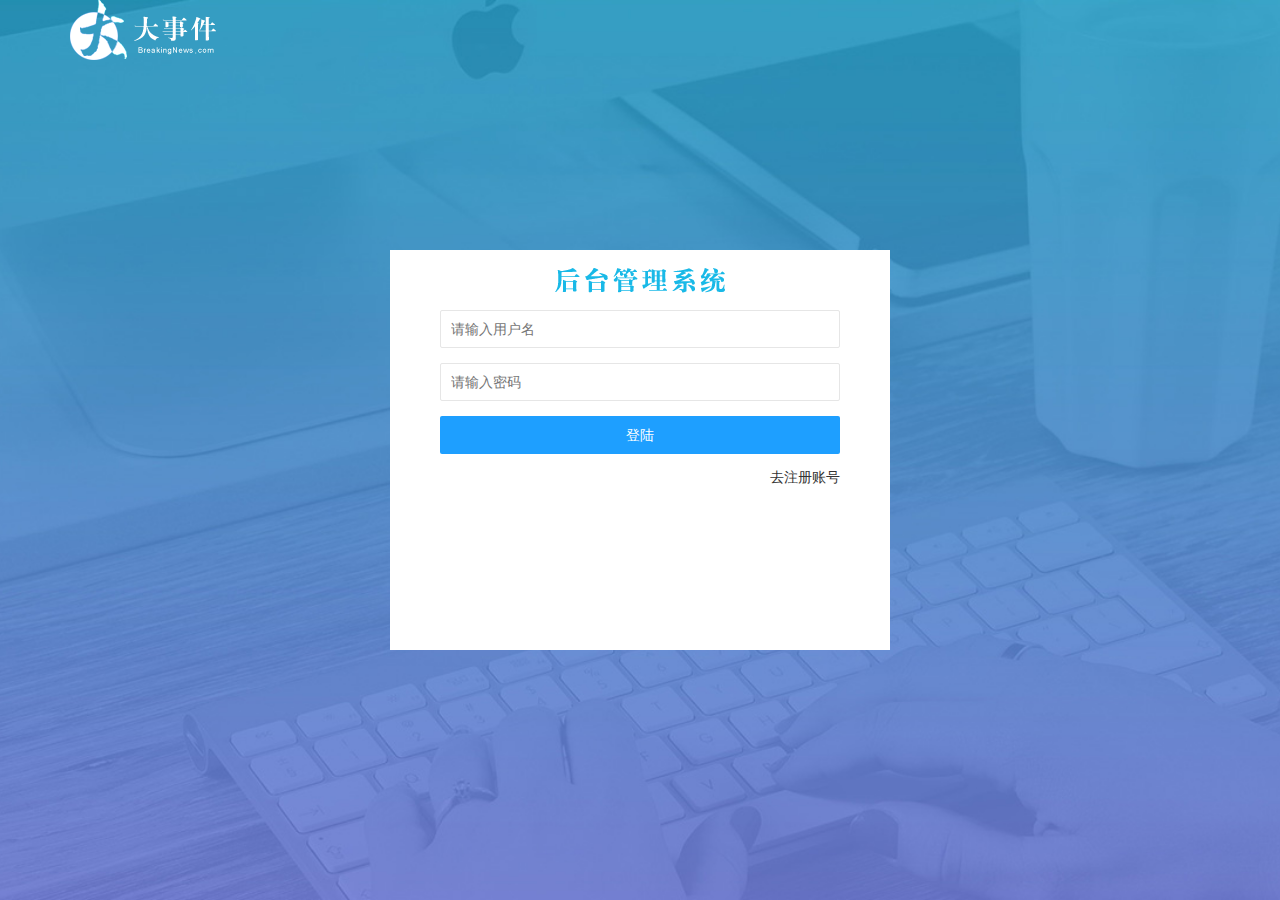
<file: login.html>
<!DOCTYPE html>
<html lang="en">

<head>
    <meta charset="UTF-8">
    <meta name="viewport" content="width=device-width, initial-scale=1.0">
    <title>大事件管理-登陆首页</title>
    <!-- 引入layui的css样式 -->
    <link rel="stylesheet" href="assets/lib/layui/css/layui.css">
    <!-- 引入自己的css -->
    <link rel="stylesheet" href="assets/css/login.css">
    <!-- 引入jquery -->
    <script src="assets/lib/jquery.js"></script>
    <!-- 引入layui -->
    <script src="assets/lib/layui/layui.all.js"></script>
    <!-- 引入自己的js -->
    <script src="assets/js/login.js"></script>
    <!-- 引用baseAPI -->
    <script src="assets/js/baseAPI.js"></script>
</head>

<body class="layui-main">
    <div class="logo">
        <img src="/assets/images/logo.png" alt="">
    </div>
    <!-- 登陆框 -->
    <div class="login">
        <div class="login_title"></div>
        <!-- 登陆表单 -->
        <form class="layui-form" action="" id="form_login">
            <div class="layui-form-item">
                <input type="text" name="username" required lay-verify="required" placeholder="请输入用户名"
                    autocomplete="off" class="layui-input">
            </div>
            <div class="layui-form-item">
                <input type="password" name="pwd" required lay-verify="required|pwd" placeholder="请输入密码"
                    autocomplete="off" class="layui-input">
            </div>
            <div class="layui-form-item">
                <button class="layui-btn layui-btn-fluid layui-btn-normal" lay-submit lay-filter="formDemo">登陆</button>
            </div>
            <div class="toReg"><a href="javascript:;">去注册账号</a></div>
        </form>
        <!-- 注册表单 -->
        <form class="layui-form" action="" id="form_reg">
            <div class="layui-form-item">
                <input type="text" name="username" required lay-verify="required" placeholder="请输入用户名"
                    autocomplete="off" class="layui-input">
            </div>
            <div class="layui-form-item">
                <input type="password" name="pwd" required lay-verify="required|pwd" placeholder="请输入密码"
                    autocomplete="off" class="layui-input">
            </div>
            <div class="layui-form-item">
                <input type="password" name="repwd" required lay-verify="required|pwd|repwd" placeholder="请再次输入密码"
                    autocomplete="off" class="layui-input">
            </div>
            <div class="layui-form-item">
                <button class="layui-btn layui-btn-fluid layui-btn-normal" lay-submit lay-filter="formDemo"
                    id="reg">注册</button>
            </div>
            <div class="toReg toLogin"><a href="javascript:;">去登陆</a></div>
        </form>
    </div>

</body>

</html>
</file>
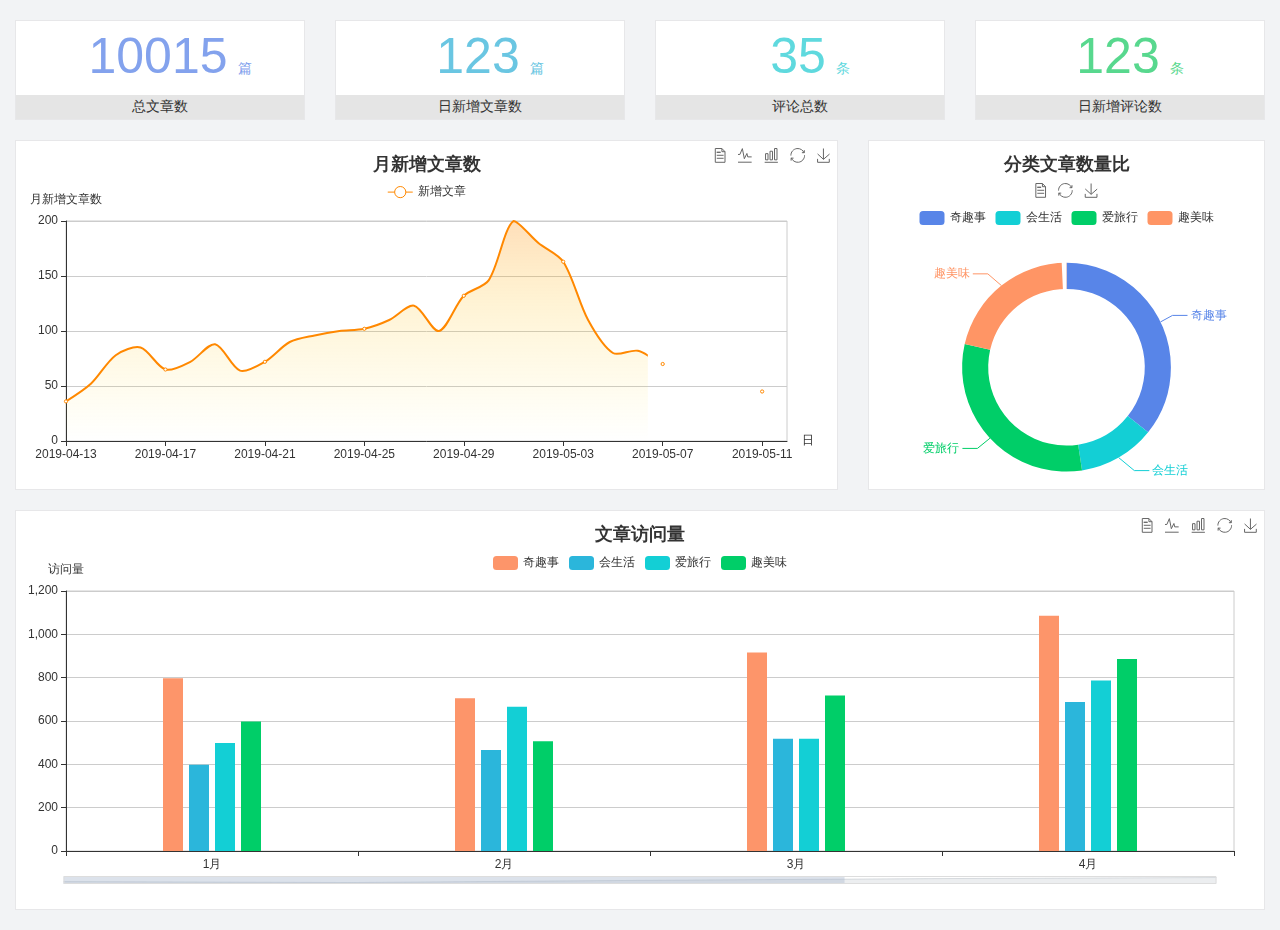
<file: home/dashboard.html>
<!DOCTYPE html>
<html lang="en">

<head>
  <meta charset="UTF-8">
  <meta name="viewport" content="width=device-width, initial-scale=1.0">
  <meta http-equiv="X-UA-Compatible" content="ie=edge">
  <title>图表统计</title>
  <link rel="stylesheet" href="../../assets/lib/bootstrap.css" />
  <link rel="stylesheet" href="../../assets/lib/main.css" />
  <script src="../../assets/lib/jquery.js"></script>
  <script type="text/javascript" src="../../assets/lib/echarts.min.js"></script>
</head>

<body>
  <div class="container-fluid">
    <div class="row spannel_list">
      <div class="col-sm-3 col-xs-6">
        <div class="spannel">
          <em>10015</em><span>篇</span>
          <b>总文章数</b>
        </div>
      </div>
      <div class="col-sm-3 col-xs-6">
        <div class="spannel scolor01">
          <em>123</em><span>篇</span>
          <b>日新增文章数</b>
        </div>
      </div>
      <div class="col-sm-3 col-xs-6">
        <div class="spannel scolor02">
          <em>35</em><span>条</span>
          <b>评论总数</b>
        </div>
      </div>
      <div class="col-sm-3 col-xs-6">
        <div class="spannel scolor03">
          <em>123</em><span>条</span>
          <b>日新增评论数</b>
        </div>
      </div>
    </div>
  </div>

  <div class="container-fluid">
    <div class="row curve-pie">
      <div class="col-lg-8 col-md-8">
        <div class="gragh_pannel" id="curve_show"></div>
      </div>
      <div class="col-lg-4 col-md-4">
        <div class="gragh_pannel" id="pie_show"></div>
      </div>
    </div>
  </div>

  <div class="container-fluid">
    <div class="column_pannel" id="column_show"></div>
  </div>

  <script>
    var oChart = echarts.init(document.getElementById('curve_show'));
    var aList_all = [
      { 'count': 36, 'date': '2019-04-13' },
      { 'count': 52, 'date': '2019-04-14' },
      { 'count': 78, 'date': '2019-04-15' },
      { 'count': 85, 'date': '2019-04-16' },
      { 'count': 65, 'date': '2019-04-17' },
      { 'count': 72, 'date': '2019-04-18' },
      { 'count': 88, 'date': '2019-04-19' },
      { 'count': 64, 'date': '2019-04-20' },
      { 'count': 72, 'date': '2019-04-21' },
      { 'count': 90, 'date': '2019-04-22' },
      { 'count': 96, 'date': '2019-04-23' },
      { 'count': 100, 'date': '2019-04-24' },
      { 'count': 102, 'date': '2019-04-25' },
      { 'count': 110, 'date': '2019-04-26' },
      { 'count': 123, 'date': '2019-04-27' },
      { 'count': 100, 'date': '2019-04-28' },
      { 'count': 132, 'date': '2019-04-29' },
      { 'count': 146, 'date': '2019-04-30' },
      { 'count': 200, 'date': '2019-05-01' },
      { 'count': 180, 'date': '2019-05-02' },
      { 'count': 163, 'date': '2019-05-03' },
      { 'count': 110, 'date': '2019-05-04' },
      { 'count': 80, 'date': '2019-05-05' },
      { 'count': 82, 'date': '2019-05-06' },
      { 'count': 70, 'date': '2019-05-07' },
      { 'count': 65, 'date': '2019-05-08' },
      { 'count': 54, 'date': '2019-05-09' },
      { 'count': 40, 'date': '2019-05-10' },
      { 'count': 45, 'date': '2019-05-11' },
      { 'count': 38, 'date': '2019-05-12' },
    ];

    let aCount = [];
    let aDate = [];

    for (var i = 0; i < aList_all.length; i++) {
      aCount.push(aList_all[i].count);
      aDate.push(aList_all[i].date);
    }

    var chartopt = {
      title: {
        text: '月新增文章数',
        left: 'center',
        top: '10'
      },
      tooltip: {
        trigger: 'axis'
      },
      legend: {
        data: ['新增文章'],
        top: '40'
      },
      toolbox: {
        show: true,
        feature: {
          mark: { show: true },
          dataView: { show: true, readOnly: false },
          magicType: { show: true, type: ['line', 'bar'] },
          restore: { show: true },
          saveAsImage: { show: true }
        }
      },
      calculable: true,
      xAxis: [
        {
          name: '日',
          type: 'category',
          boundaryGap: false,
          data: aDate
        }
      ],
      yAxis: [
        {
          name: '月新增文章数',
          type: 'value'
        }
      ],
      series: [
        {
          name: '新增文章',
          type: 'line',
          smooth: true,
          itemStyle: { normal: { areaStyle: { type: 'default' }, color: '#f80' }, lineStyle: { color: '#f80' } },
          data: aCount
        }],
      areaStyle: {
        normal: {
          color: new echarts.graphic.LinearGradient(0, 0, 0, 1, [{
            offset: 0,
            color: 'rgba(255,136,0,0.39)'
          }, {
            offset: .34,
            color: 'rgba(255,180,0,0.25)'
          }, {
            offset: 1,
            color: 'rgba(255,222,0,0.00)'
          }])

        }
      },
      grid: {
        show: true,
        x: 50,
        x2: 50,
        y: 80,
        height: 220
      }
    };

    oChart.setOption(chartopt);


    var oPie = echarts.init(document.getElementById('pie_show'));
    var oPieopt =
    {
      title: {
        top: 10,
        text: '分类文章数量比',
        x: 'center'
      },
      tooltip: {
        trigger: 'item',
        formatter: "{a} <br/>{b} : {c} ({d}%)"
      },
      color: ['#5885e8', '#13cfd5', '#00ce68', '#ff9565'],
      legend: {
        x: 'center',
        top: 65,
        data: ['奇趣事', '会生活', '爱旅行', '趣美味']
      },
      toolbox: {
        show: true,
        x: 'center',
        top: 35,
        feature: {
          mark: { show: true },
          dataView: { show: true, readOnly: false },
          magicType: {
            show: true,
            type: ['pie', 'funnel'],
            option: {
              funnel: {
                x: '25%',
                width: '50%',
                funnelAlign: 'left',
                max: 1548
              }
            }
          },
          restore: { show: true },
          saveAsImage: { show: true }
        }
      },
      calculable: true,
      series: [
        {
          name: '访问来源',
          type: 'pie',
          radius: ['45%', '60%'],
          center: ['50%', '65%'],
          data: [
            { value: 300, name: '奇趣事' },
            { value: 100, name: '会生活' },
            { value: 260, name: '爱旅行' },
            { value: 180, name: '趣美味' }
          ]
        }
      ]
    };
    oPie.setOption(oPieopt);



    var oColumn = this.echarts.init(document.getElementById('column_show'));
    var oColumnopt =
    {
      title: {
        text: '文章访问量',
        left: 'center',
        top: '10'
      },
      tooltip: {
        trigger: 'axis'
      },
      legend: {
        data: ['奇趣事', '会生活', '爱旅行', '趣美味'],
        top: '40'
      },
      toolbox: {
        show: true,
        feature: {
          mark: { show: true },
          dataView: { show: true, readOnly: false },
          magicType: { show: true, type: ['line', 'bar'] },
          restore: { show: true },
          saveAsImage: { show: true }
        }
      },
      calculable: true,
      xAxis: [
        {
          type: 'category',
          data: ['1月', '2月', '3月', '4月', '5月']
        }
      ],
      yAxis: [
        {
          name: '访问量',
          type: 'value'
        }
      ],
      series: [
        {
          name: '奇趣事',
          type: 'bar',
          barWidth: 20,
          itemStyle: {
            normal: { areaStyle: { type: 'default' }, color: '#fd956a' }
          },
          data: [800, 708, 920, 1090, 1200]
        },
        {
          name: '会生活',
          type: 'bar',
          barWidth: 20,
          itemStyle: {
            normal: { areaStyle: { type: 'default' }, color: '#2bb6db' }
          },
          data: [400, 468, 520, 690, 800]
        },
        {
          name: '爱旅行',
          type: 'bar',
          barWidth: 20,
          itemStyle: {
            normal: { areaStyle: { type: 'default' }, color: '#13cfd5' }
          },
          data: [500, 668, 520, 790, 900]
        },
        {
          name: '趣美味',
          type: 'bar',
          barWidth: 20,
          itemStyle: {
            normal: { areaStyle: { type: 'default' }, color: '#00ce68' }
          },
          data: [600, 508, 720, 890, 1000]
        }
      ],
      grid: {
        show: true,
        x: 50,
        x2: 30,
        y: 80,
        height: 260
      },
      dataZoom: [//给x轴设置滚动条
        {
          start: 0,//默认为0
          end: 100 - 1000 / 31,//默认为100
          type: 'slider',
          show: true,
          xAxisIndex: [0],
          handleSize: 0,//滑动条的 左右2个滑动条的大小
          height: 8,//组件高度
          left: 45, //左边的距离
          right: 50,//右边的距离
          bottom: 26,//右边的距离
          handleColor: '#ddd',//h滑动图标的颜色
          handleStyle: {
            borderColor: "#cacaca",
            borderWidth: "1",
            shadowBlur: 2,
            background: "#ddd",
            shadowColor: "#ddd",
          }
        }]
    };
    oColumn.setOption(oColumnopt);
  </script>
</body>

</html>
</file>
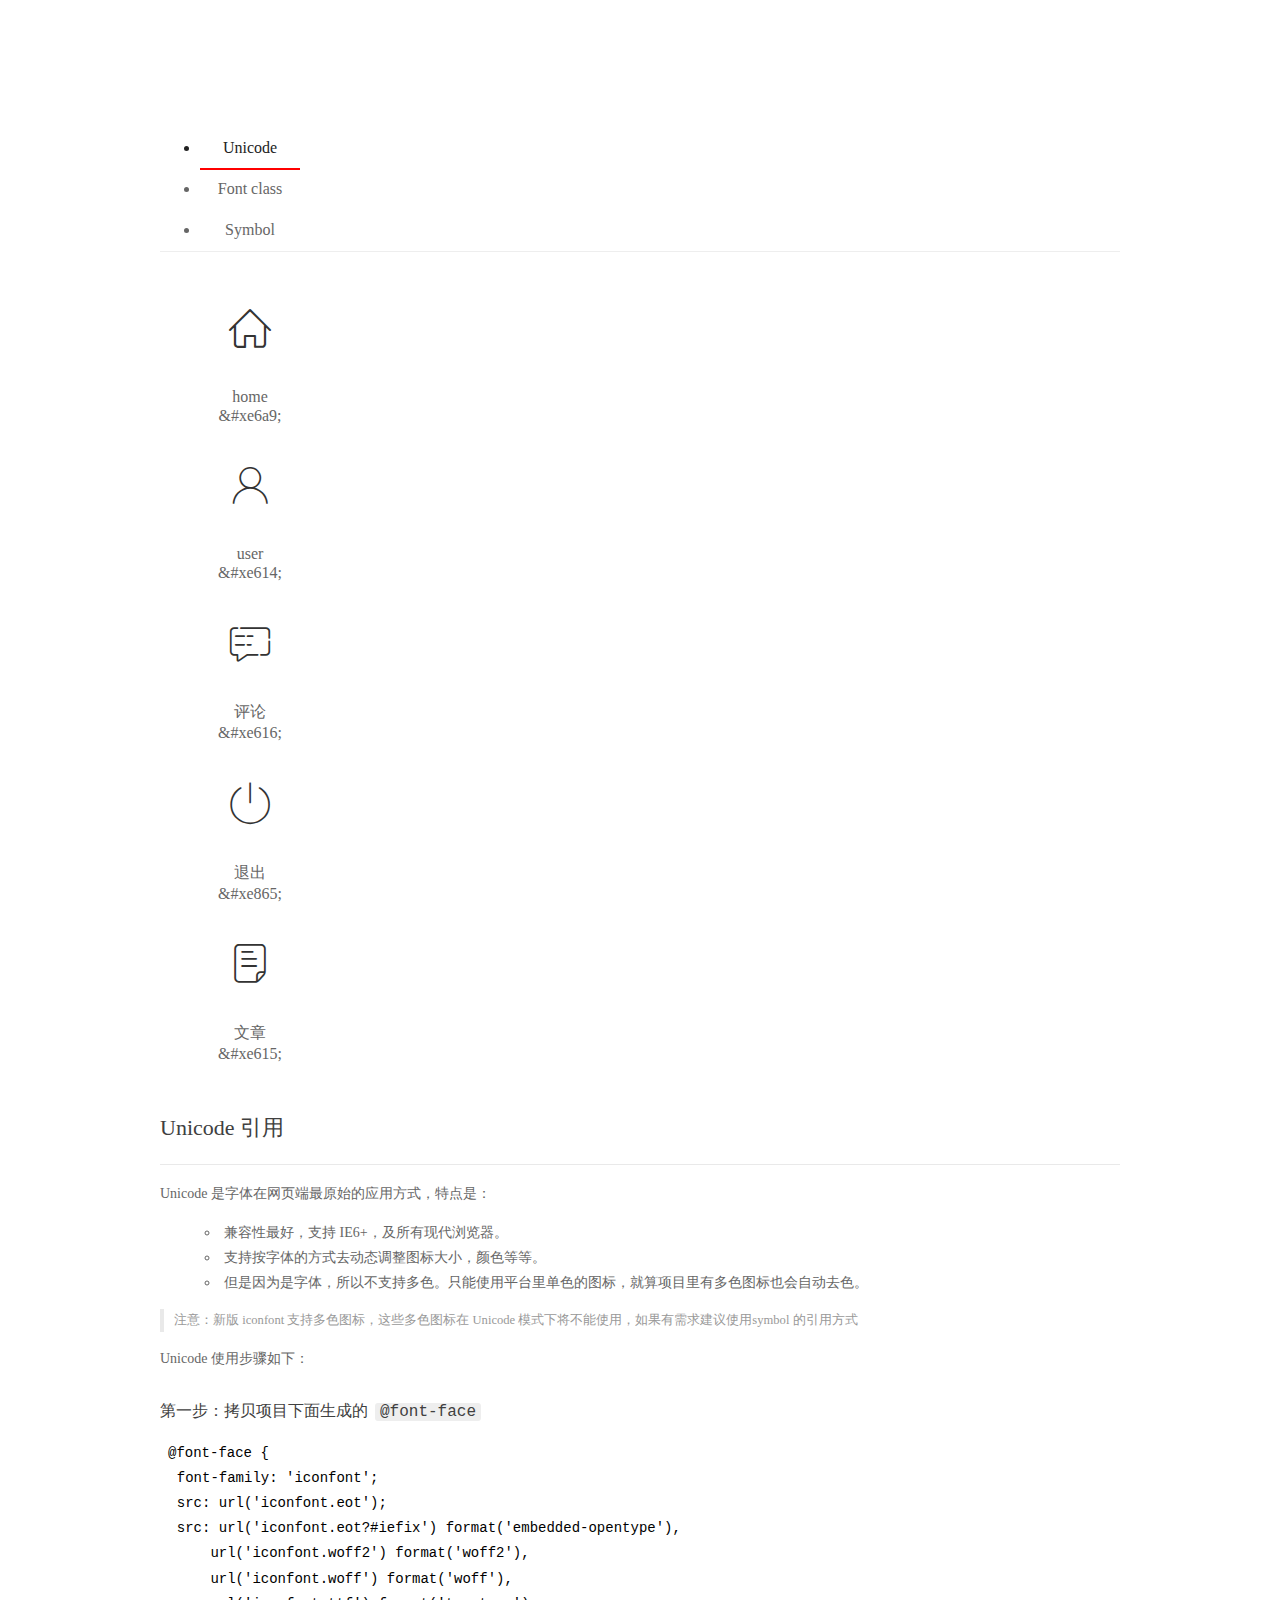
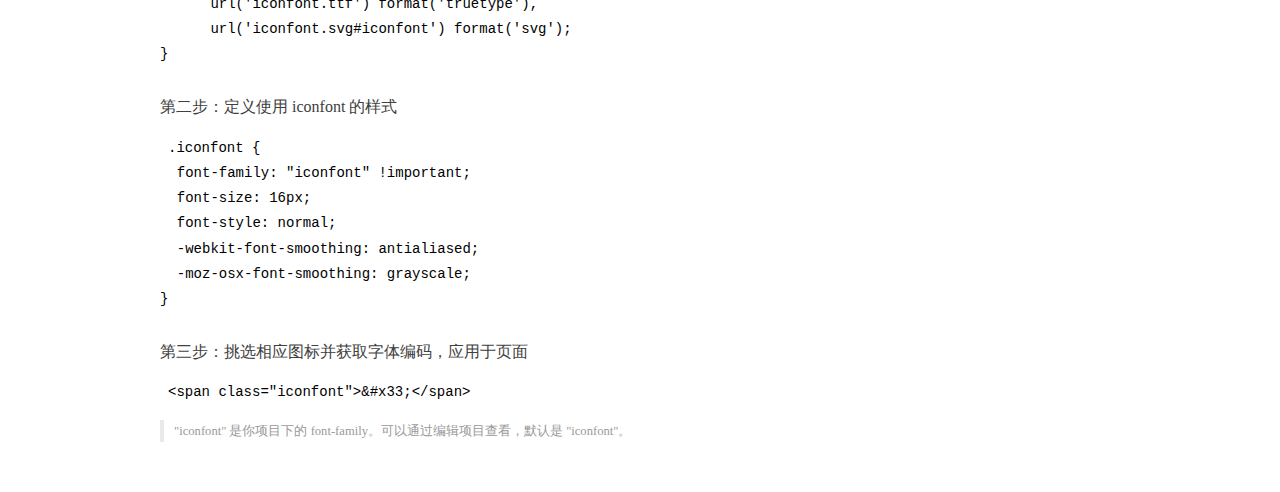
<file: assets/fonts/demo_index.html>
<!DOCTYPE html>
<html>
<head>
  <meta charset="utf-8"/>
  <title>IconFont Demo</title>
  <link rel="shortcut icon" href="https://gtms04.alicdn.com/tps/i4/TB1_oz6GVXXXXaFXpXXJDFnIXXX-64-64.ico" type="image/x-icon"/>
  <link rel="stylesheet" href="https://g.alicdn.com/thx/cube/1.3.2/cube.min.css">
  <link rel="stylesheet" href="demo.css">
  <link rel="stylesheet" href="iconfont.css">
  <script src="iconfont.js"></script>
  <!-- jQuery -->
  <script src="https://a1.alicdn.com/oss/uploads/2018/12/26/7bfddb60-08e8-11e9-9b04-53e73bb6408b.js"></script>
  <!-- 代码高亮 -->
  <script src="https://a1.alicdn.com/oss/uploads/2018/12/26/a3f714d0-08e6-11e9-8a15-ebf944d7534c.js"></script>
</head>
<body>
  <div class="main">
    <h1 class="logo"><a href="https://www.iconfont.cn/" title="iconfont 首页" target="_blank">&#xe86b;</a></h1>
    <div class="nav-tabs">
      <ul id="tabs" class="dib-box">
        <li class="dib active"><span>Unicode</span></li>
        <li class="dib"><span>Font class</span></li>
        <li class="dib"><span>Symbol</span></li>
      </ul>
      
    </div>
    <div class="tab-container">
      <div class="content unicode" style="display: block;">
          <ul class="icon_lists dib-box">
          
            <li class="dib">
              <span class="icon iconfont">&#xe6a9;</span>
                <div class="name">home</div>
                <div class="code-name">&amp;#xe6a9;</div>
              </li>
          
            <li class="dib">
              <span class="icon iconfont">&#xe614;</span>
                <div class="name">user</div>
                <div class="code-name">&amp;#xe614;</div>
              </li>
          
            <li class="dib">
              <span class="icon iconfont">&#xe616;</span>
                <div class="name">评论</div>
                <div class="code-name">&amp;#xe616;</div>
              </li>
          
            <li class="dib">
              <span class="icon iconfont">&#xe865;</span>
                <div class="name">退出</div>
                <div class="code-name">&amp;#xe865;</div>
              </li>
          
            <li class="dib">
              <span class="icon iconfont">&#xe615;</span>
                <div class="name">文章</div>
                <div class="code-name">&amp;#xe615;</div>
              </li>
          
          </ul>
          <div class="article markdown">
          <h2 id="unicode-">Unicode 引用</h2>
          <hr>

          <p>Unicode 是字体在网页端最原始的应用方式，特点是：</p>
          <ul>
            <li>兼容性最好，支持 IE6+，及所有现代浏览器。</li>
            <li>支持按字体的方式去动态调整图标大小，颜色等等。</li>
            <li>但是因为是字体，所以不支持多色。只能使用平台里单色的图标，就算项目里有多色图标也会自动去色。</li>
          </ul>
          <blockquote>
            <p>注意：新版 iconfont 支持多色图标，这些多色图标在 Unicode 模式下将不能使用，如果有需求建议使用symbol 的引用方式</p>
          </blockquote>
          <p>Unicode 使用步骤如下：</p>
          <h3 id="-font-face">第一步：拷贝项目下面生成的 <code>@font-face</code></h3>
<pre><code class="language-css"
>@font-face {
  font-family: 'iconfont';
  src: url('iconfont.eot');
  src: url('iconfont.eot?#iefix') format('embedded-opentype'),
      url('iconfont.woff2') format('woff2'),
      url('iconfont.woff') format('woff'),
      url('iconfont.ttf') format('truetype'),
      url('iconfont.svg#iconfont') format('svg');
}
</code></pre>
          <h3 id="-iconfont-">第二步：定义使用 iconfont 的样式</h3>
<pre><code class="language-css"
>.iconfont {
  font-family: "iconfont" !important;
  font-size: 16px;
  font-style: normal;
  -webkit-font-smoothing: antialiased;
  -moz-osx-font-smoothing: grayscale;
}
</code></pre>
          <h3 id="-">第三步：挑选相应图标并获取字体编码，应用于页面</h3>
<pre>
<code class="language-html"
>&lt;span class="iconfont"&gt;&amp;#x33;&lt;/span&gt;
</code></pre>
          <blockquote>
            <p>"iconfont" 是你项目下的 font-family。可以通过编辑项目查看，默认是 "iconfont"。</p>
          </blockquote>
          </div>
      </div>
      <div class="content font-class">
        <ul class="icon_lists dib-box">
          
          <li class="dib">
            <span class="icon iconfont icon-home"></span>
            <div class="name">
              home
            </div>
            <div class="code-name">.icon-home
            </div>
          </li>
          
          <li class="dib">
            <span class="icon iconfont icon-user"></span>
            <div class="name">
              user
            </div>
            <div class="code-name">.icon-user
            </div>
          </li>
          
          <li class="dib">
            <span class="icon iconfont icon-pinglun"></span>
            <div class="name">
              评论
            </div>
            <div class="code-name">.icon-pinglun
            </div>
          </li>
          
          <li class="dib">
            <span class="icon iconfont icon-tuichu"></span>
            <div class="name">
              退出
            </div>
            <div class="code-name">.icon-tuichu
            </div>
          </li>
          
          <li class="dib">
            <span class="icon iconfont icon-16"></span>
            <div class="name">
              文章
            </div>
            <div class="code-name">.icon-16
            </div>
          </li>
          
        </ul>
        <div class="article markdown">
        <h2 id="font-class-">font-class 引用</h2>
        <hr>

        <p>font-class 是 Unicode 使用方式的一种变种，主要是解决 Unicode 书写不直观，语意不明确的问题。</p>
        <p>与 Unicode 使用方式相比，具有如下特点：</p>
        <ul>
          <li>兼容性良好，支持 IE8+，及所有现代浏览器。</li>
          <li>相比于 Unicode 语意明确，书写更直观。可以很容易分辨这个 icon 是什么。</li>
          <li>因为使用 class 来定义图标，所以当要替换图标时，只需要修改 class 里面的 Unicode 引用。</li>
          <li>不过因为本质上还是使用的字体，所以多色图标还是不支持的。</li>
        </ul>
        <p>使用步骤如下：</p>
        <h3 id="-fontclass-">第一步：引入项目下面生成的 fontclass 代码：</h3>
<pre><code class="language-html">&lt;link rel="stylesheet" href="./iconfont.css"&gt;
</code></pre>
        <h3 id="-">第二步：挑选相应图标并获取类名，应用于页面：</h3>
<pre><code class="language-html">&lt;span class="iconfont icon-xxx"&gt;&lt;/span&gt;
</code></pre>
        <blockquote>
          <p>"
            iconfont" 是你项目下的 font-family。可以通过编辑项目查看，默认是 "iconfont"。</p>
        </blockquote>
      </div>
      </div>
      <div class="content symbol">
          <ul class="icon_lists dib-box">
          
            <li class="dib">
                <svg class="icon svg-icon" aria-hidden="true">
                  <use xlink:href="#icon-home"></use>
                </svg>
                <div class="name">home</div>
                <div class="code-name">#icon-home</div>
            </li>
          
            <li class="dib">
                <svg class="icon svg-icon" aria-hidden="true">
                  <use xlink:href="#icon-user"></use>
                </svg>
                <div class="name">user</div>
                <div class="code-name">#icon-user</div>
            </li>
          
            <li class="dib">
                <svg class="icon svg-icon" aria-hidden="true">
                  <use xlink:href="#icon-pinglun"></use>
                </svg>
                <div class="name">评论</div>
                <div class="code-name">#icon-pinglun</div>
            </li>
          
            <li class="dib">
                <svg class="icon svg-icon" aria-hidden="true">
                  <use xlink:href="#icon-tuichu"></use>
                </svg>
                <div class="name">退出</div>
                <div class="code-name">#icon-tuichu</div>
            </li>
          
            <li class="dib">
                <svg class="icon svg-icon" aria-hidden="true">
                  <use xlink:href="#icon-16"></use>
                </svg>
                <div class="name">文章</div>
                <div class="code-name">#icon-16</div>
            </li>
          
          </ul>
          <div class="article markdown">
          <h2 id="symbol-">Symbol 引用</h2>
          <hr>

          <p>这是一种全新的使用方式，应该说这才是未来的主流，也是平台目前推荐的用法。相关介绍可以参考这篇<a href="">文章</a>
            这种用法其实是做了一个 SVG 的集合，与另外两种相比具有如下特点：</p>
          <ul>
            <li>支持多色图标了，不再受单色限制。</li>
            <li>通过一些技巧，支持像字体那样，通过 <code>font-size</code>, <code>color</code> 来调整样式。</li>
            <li>兼容性较差，支持 IE9+，及现代浏览器。</li>
            <li>浏览器渲染 SVG 的性能一般，还不如 png。</li>
          </ul>
          <p>使用步骤如下：</p>
          <h3 id="-symbol-">第一步：引入项目下面生成的 symbol 代码：</h3>
<pre><code class="language-html">&lt;script src="./iconfont.js"&gt;&lt;/script&gt;
</code></pre>
          <h3 id="-css-">第二步：加入通用 CSS 代码（引入一次就行）：</h3>
<pre><code class="language-html">&lt;style&gt;
.icon {
  width: 1em;
  height: 1em;
  vertical-align: -0.15em;
  fill: currentColor;
  overflow: hidden;
}
&lt;/style&gt;
</code></pre>
          <h3 id="-">第三步：挑选相应图标并获取类名，应用于页面：</h3>
<pre><code class="language-html">&lt;svg class="icon" aria-hidden="true"&gt;
  &lt;use xlink:href="#icon-xxx"&gt;&lt;/use&gt;
&lt;/svg&gt;
</code></pre>
          </div>
      </div>

    </div>
  </div>
  <script>
  $(document).ready(function () {
      $('.tab-container .content:first').show()

      $('#tabs li').click(function (e) {
        var tabContent = $('.tab-container .content')
        var index = $(this).index()

        if ($(this).hasClass('active')) {
          return
        } else {
          $('#tabs li').removeClass('active')
          $(this).addClass('active')

          tabContent.hide().eq(index).fadeIn()
        }
      })
    })
  </script>
</body>
</html>
</file>
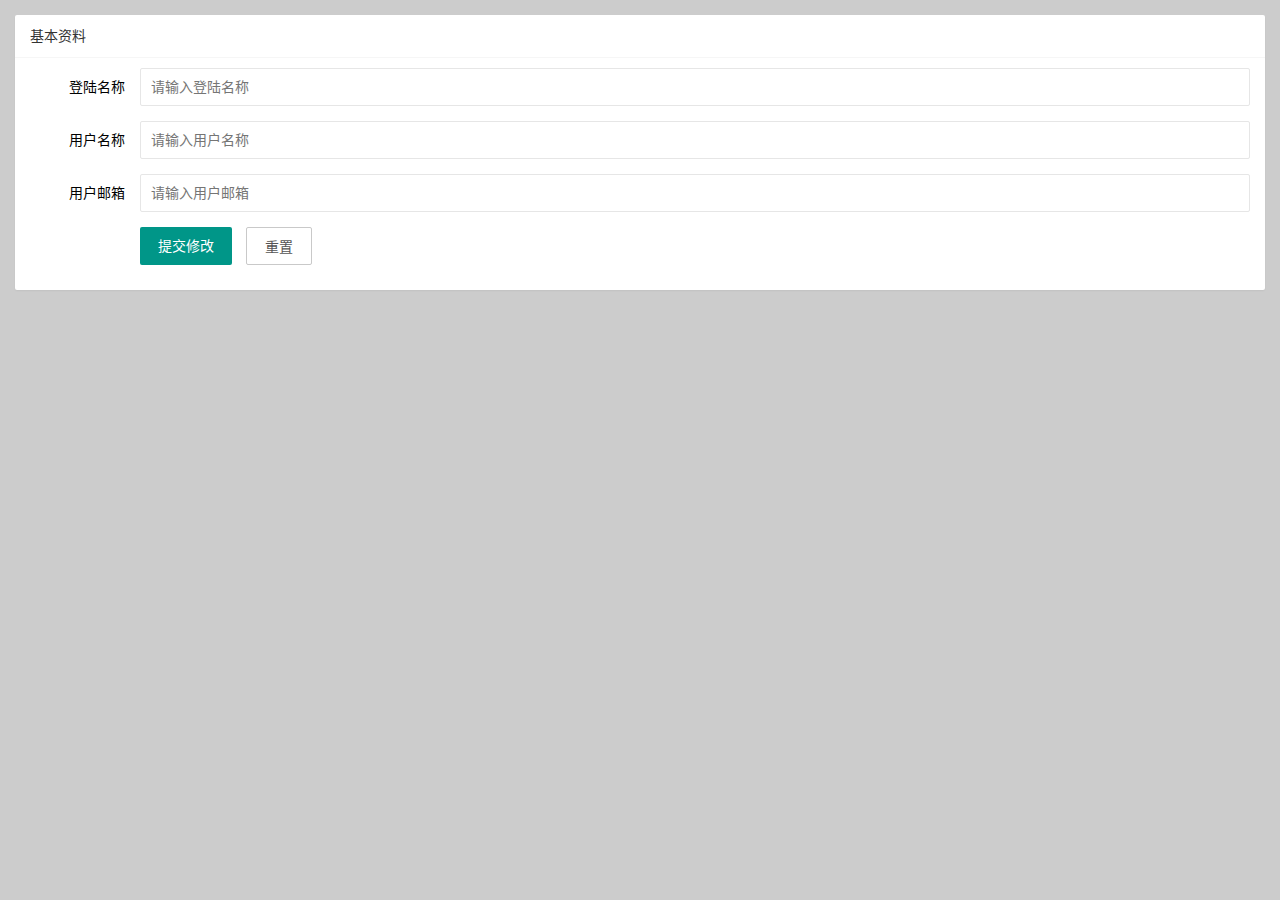
<file: assets/user/user_info.html>
<!DOCTYPE html>
<html lang="zh-CN">

<head>
    <meta charset="UTF-8">
    <meta name="viewport" content="width=device-width, initial-scale=1.0">
    <title>个人中心</title>
    <!-- 引入layui的样式 -->
    <link rel="stylesheet" href="../lib/layui/css/layui.css">
    <!-- 引入自己的css样式 -->
    <link rel="stylesheet" href="user_info.css">
    <!-- 引入jquery -->
    <script src="/assets/lib/jquery.js"></script>
    <!-- 引入baseAPI -->
    <script src="/assets/js/baseAPI.js"></script>

    <!-- 引入自己的js -->
    <script src="/assets/user/user_info.js"></script>

</head>

<body>
    <div class="layui-card">
        <div class="layui-card-header">基本资料</div>
        <div class="layui-card-body">
            <form class="layui-form" lay-filter="formUserInfo">
                <input type="hidden" id="user_infarmation_ID">
                <div class="layui-form-item">
                    <label class="layui-form-label">登陆名称</label>
                    <div class="layui-input-block">
                        <input type="text" id="user_infarmation_username" name="username" required lay-verify="required" placeholder="请输入登陆名称" autocomplete="off" class="layui-input" readonly>
                    </div>
                </div>
                <div class="layui-form-item">
                    <label class="layui-form-label">用户名称</label>
                    <div class="layui-input-block">
                        <input type="text" id="user_infarmation_nickname" name="nickname" required lay-verify="required" placeholder="请输入用户名称" autocomplete="off" class="layui-input">
                    </div>
                </div>
                <div class="layui-form-item">
                    <label class="layui-form-label">用户邮箱</label>
                    <div class="layui-input-block">
                        <input type="email" id="user_infarmation_email" name="email" required lay-verify="required|email" placeholder="请输入用户邮箱" autocomplete="off" class="layui-input">
                    </div>
                </div>
                <div class="layui-form-item">
                    <div class="layui-input-block">
                        <button class="layui-btn" lay-submit lay-filter="formDemo" id="btnChange">提交修改</button>
                        <button type="reset" class="layui-btn layui-btn-primary" id="btnReset">重置</button>
                    </div>
                </div>
            </form>
        </div>
    </div>
    <!-- 引入layui -->
    <script src="/assets/lib/layui/layui.all.js"></script>
</body>



</html>
</file>
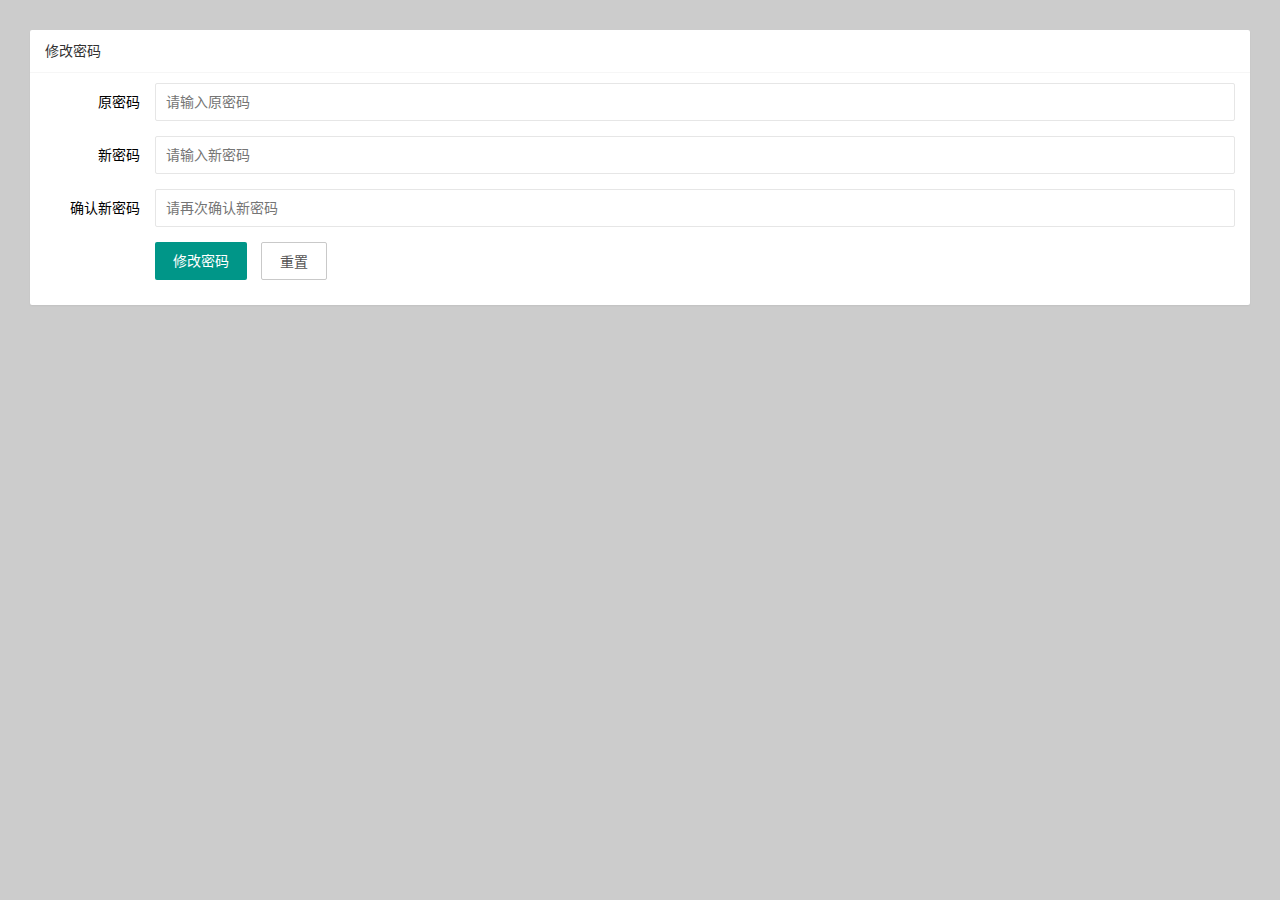
<file: assets/user/pwd/user_pwd.html>
<!DOCTYPE html>
<html lang="zh-CN">

<head>
    <meta charset="UTF-8">
    <meta name="viewport" content="width=device-width, initial-scale=1.0">
    <title></title>
    <!-- 引入layui样式 -->
    <link rel="stylesheet" href="/assets/lib/layui/css/layui.css">
    <!-- 引入自己的css -->
    <link rel="stylesheet" href="/assets/user/pwd/user_pwd.css">
    <!-- 引入jqery -->
    <script src="/assets/lib/jquery.js"></script>
    <!-- 引入baseAPI -->
    <script src="/assets/js/baseAPI.js"></script>
    <!-- 引入layui -->
    <script src="/assets/lib/layui/layui.all.js"></script>
    <!-- 引入自己的js -->
    <script src="/assets/user/pwd/user_pwd.js"></script>
</head>

<body>
    <div class="layui-card">
        <div class="layui-card-header">修改密码</div>
        <div class="layui-card-body">
            <form class="layui-form" action="">
                <div class="layui-form-item">
                    <label class="layui-form-label">原密码</label>
                    <div class="layui-input-block">
                        <input type="password" name="oldPwd" required lay-verify="required|pwd" placeholder="请输入原密码"
                            autocomplete="off" class="layui-input" id="oldPwd">
                    </div>
                </div>
                <div class="layui-form-item">
                    <label class="layui-form-label">新密码</label>
                    <div class="layui-input-block">
                        <input type="password" name="newPwd" required lay-verify="required|pwd|newPwd"
                            placeholder="请输入新密码" autocomplete="off" class="layui-input" id="newPwd">
                    </div>
                </div>
                <div class="layui-form-item">
                    <label class="layui-form-label">确认新密码</label>
                    <div class="layui-input-block">
                        <input type="password" name="rePwd" required lay-verify="required|pwd|rePwd"
                            placeholder="请再次确认新密码" autocomplete="off" class="layui-input">
                    </div>
                </div>
                <div class="layui-form-item">
                    <div class="layui-input-block">
                        <button class="layui-btn" lay-submit lay-filter="formDemo">修改密码</button>
                        <button type="reset" class="layui-btn layui-btn-primary" id="btnResetPwd">重置</button>
                    </div>
                </div>
            </form>
        </div>
    </div>
</body>

</html>
</file>
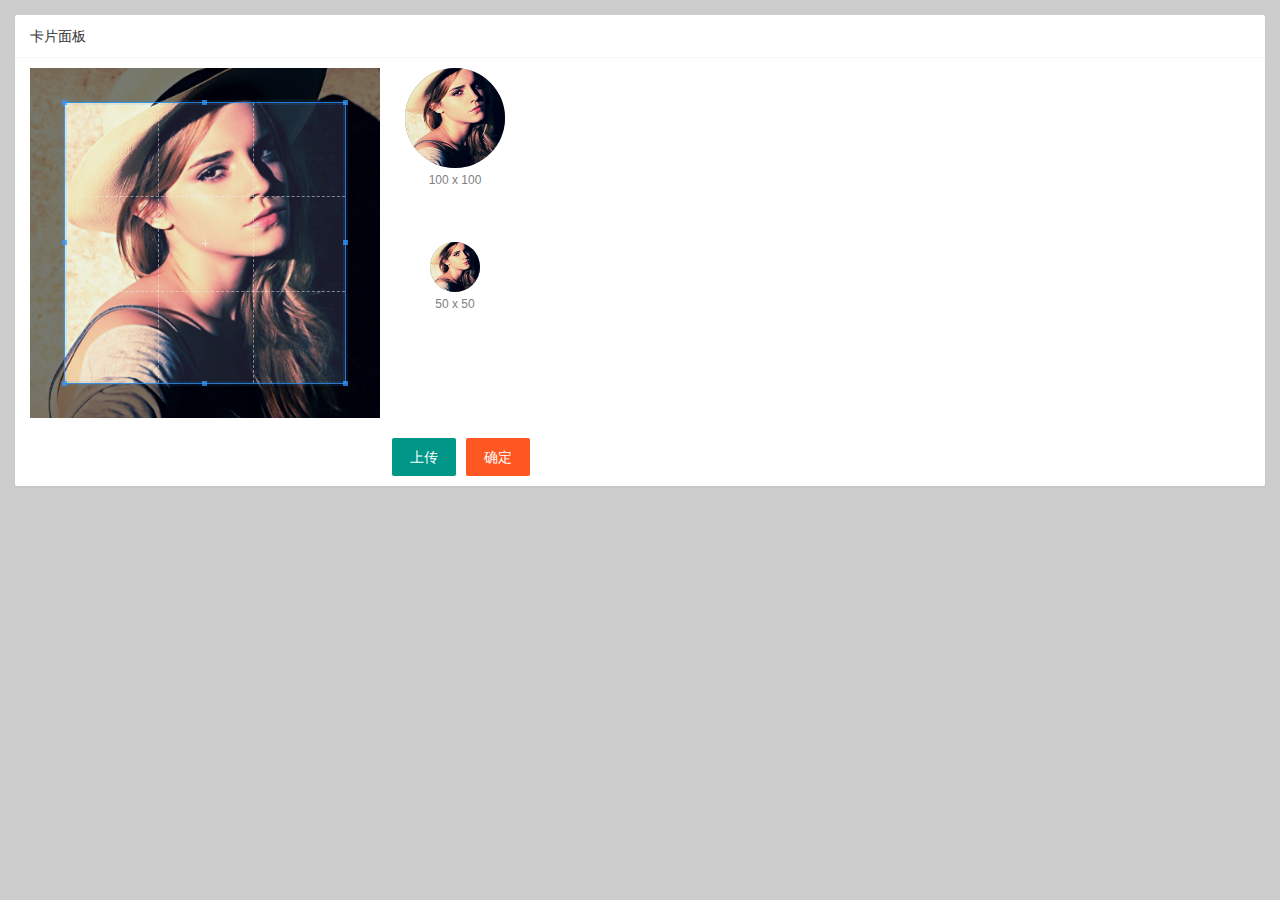
<file: assets/user/user_avator/user_avator.html>
<!DOCTYPE html>
<html lang="en">

<head>
    <meta charset="UTF-8">
    <meta name="viewport" content="width=device-width, initial-scale=1.0">
    <title>Document</title>
    <!-- 引入layui的css -->
    <link rel="stylesheet" href="/assets/lib/layui/css/layui.css">
    <!-- 引入croper -->
    <link rel="stylesheet" href="/assets/lib/cropper/cropper.css">
    <!-- 引入自己的css -->
    <link rel="stylesheet" href="/assets/user/user_avator/user_avator.css">

</head>

<body>
    <div class="layui-card">
        <div class="layui-card-header">卡片面板</div>
        <div class="layui-card-body">
            <!-- 第一行的图片裁剪和预览区域 -->
            <div class="row1">
                <!-- 图片裁剪区域 -->
                <div class="cropper-box">
                    <!-- 这个 img 标签很重要，将来会把它初始化为裁剪区域 -->
                    <img id="image" src="/assets/images/sample.jpg" />
                </div>
                <!-- 图片的预览区域 -->
                <div class="preview-box">
                    <div>
                        <!-- 宽高为 100px 的预览区域 -->
                        <div class="img-preview w100"></div>
                        <p class="size">100 x 100</p>
                    </div>
                    <div>
                        <!-- 宽高为 50px 的预览区域 -->
                        <div class="img-preview w50"></div>
                        <p class="size">50 x 50</p>
                    </div>
                </div>
            </div>

            <!-- 第二行的按钮区域 -->
            <div class="row2">
                <button type="button" class="layui-btn" id="btnFile">上传</button>
                <button type="button" class="layui-btn layui-btn-danger" id="btnAvatorOK">确定</button>
            </div>
            <input type="file" id="file" accept="image/png,image/jpeg" id="file" style="display: none;">
        </div>
    </div>
</body>
<script src="/assets/lib/jquery.js"></script>
<script src="/assets/lib/cropper/Cropper.js"></script>
<script src="/assets/lib/cropper/jquery-cropper.js"></script>
<!-- 引入layui的js -->
<script src="/assets/lib/layui/layui.all.js"></script>
<!-- 引入baseAPI -->
<script src="/assets/js/baseAPI.js"></script>
<!-- 引入自己的js -->
<script src="/assets/user/user_avator/user_avator.js"></script>


</html>
</file>
<file: assets/lib/layui/css/layui.css>
/** layui-v2.5.5 MIT License By https://www.layui.com */
 .layui-inline,img{display:inline-block;vertical-align:middle}h1,h2,h3,h4,h5,h6{font-weight:400}.layui-edge,.layui-header,.layui-inline,.layui-main{position:relative}.layui-body,.layui-edge,.layui-elip{overflow:hidden}.layui-btn,.layui-edge,.layui-inline,img{vertical-align:middle}.layui-btn,.layui-disabled,.layui-icon,.layui-unselect{-moz-user-select:none;-webkit-user-select:none;-ms-user-select:none}.layui-elip,.layui-form-checkbox span,.layui-form-pane .layui-form-label{text-overflow:ellipsis;white-space:nowrap}.layui-breadcrumb,.layui-tree-btnGroup{visibility:hidden}blockquote,body,button,dd,div,dl,dt,form,h1,h2,h3,h4,h5,h6,input,li,ol,p,pre,td,textarea,th,ul{margin:0;padding:0;-webkit-tap-highlight-color:rgba(0,0,0,0)}a:active,a:hover{outline:0}img{border:none}li{list-style:none}table{border-collapse:collapse;border-spacing:0}h4,h5,h6{font-size:100%}button,input,optgroup,option,select,textarea{font-family:inherit;font-size:inherit;font-style:inherit;font-weight:inherit;outline:0}pre{white-space:pre-wrap;white-space:-moz-pre-wrap;white-space:-pre-wrap;white-space:-o-pre-wrap;word-wrap:break-word}body{line-height:24px;font:14px Helvetica Neue,Helvetica,PingFang SC,Tahoma,Arial,sans-serif}hr{height:1px;margin:10px 0;border:0;clear:both}a{color:#333;text-decoration:none}a:hover{color:#777}a cite{font-style:normal;*cursor:pointer}.layui-border-box,.layui-border-box *{box-sizing:border-box}.layui-box,.layui-box *{box-sizing:content-box}.layui-clear{clear:both;*zoom:1}.layui-clear:after{content:'\20';clear:both;*zoom:1;display:block;height:0}.layui-inline{*display:inline;*zoom:1}.layui-edge{display:inline-block;width:0;height:0;border-width:6px;border-style:dashed;border-color:transparent}.layui-edge-top{top:-4px;border-bottom-color:#999;border-bottom-style:solid}.layui-edge-right{border-left-color:#999;border-left-style:solid}.layui-edge-bottom{top:2px;border-top-color:#999;border-top-style:solid}.layui-edge-left{border-right-color:#999;border-right-style:solid}.layui-disabled,.layui-disabled:hover{color:#d2d2d2!important;cursor:not-allowed!important}.layui-circle{border-radius:100%}.layui-show{display:block!important}.layui-hide{display:none!important}@font-face{font-family:layui-icon;src:url(../font/iconfont.eot?v=250);src:url(../font/iconfont.eot?v=250#iefix) format('embedded-opentype'),url(../font/iconfont.woff2?v=250) format('woff2'),url(../font/iconfont.woff?v=250) format('woff'),url(../font/iconfont.ttf?v=250) format('truetype'),url(../font/iconfont.svg?v=250#layui-icon) format('svg')}.layui-icon{font-family:layui-icon!important;font-size:16px;font-style:normal;-webkit-font-smoothing:antialiased;-moz-osx-font-smoothing:grayscale}.layui-icon-reply-fill:before{content:"\e611"}.layui-icon-set-fill:before{content:"\e614"}.layui-icon-menu-fill:before{content:"\e60f"}.layui-icon-search:before{content:"\e615"}.layui-icon-share:before{content:"\e641"}.layui-icon-set-sm:before{content:"\e620"}.layui-icon-engine:before{content:"\e628"}.layui-icon-close:before{content:"\1006"}.layui-icon-close-fill:before{content:"\1007"}.layui-icon-chart-screen:before{content:"\e629"}.layui-icon-star:before{content:"\e600"}.layui-icon-circle-dot:before{content:"\e617"}.layui-icon-chat:before{content:"\e606"}.layui-icon-release:before{content:"\e609"}.layui-icon-list:before{content:"\e60a"}.layui-icon-chart:before{content:"\e62c"}.layui-icon-ok-circle:before{content:"\1005"}.layui-icon-layim-theme:before{content:"\e61b"}.layui-icon-table:before{content:"\e62d"}.layui-icon-right:before{content:"\e602"}.layui-icon-left:before{content:"\e603"}.layui-icon-cart-simple:before{content:"\e698"}.layui-icon-face-cry:before{content:"\e69c"}.layui-icon-face-smile:before{content:"\e6af"}.layui-icon-survey:before{content:"\e6b2"}.layui-icon-tree:before{content:"\e62e"}.layui-icon-upload-circle:before{content:"\e62f"}.layui-icon-add-circle:before{content:"\e61f"}.layui-icon-download-circle:before{content:"\e601"}.layui-icon-templeate-1:before{content:"\e630"}.layui-icon-util:before{content:"\e631"}.layui-icon-face-surprised:before{content:"\e664"}.layui-icon-edit:before{content:"\e642"}.layui-icon-speaker:before{content:"\e645"}.layui-icon-down:before{content:"\e61a"}.layui-icon-file:before{content:"\e621"}.layui-icon-layouts:before{content:"\e632"}.layui-icon-rate-half:before{content:"\e6c9"}.layui-icon-add-circle-fine:before{content:"\e608"}.layui-icon-prev-circle:before{content:"\e633"}.layui-icon-read:before{content:"\e705"}.layui-icon-404:before{content:"\e61c"}.layui-icon-carousel:before{content:"\e634"}.layui-icon-help:before{content:"\e607"}.layui-icon-code-circle:before{content:"\e635"}.layui-icon-water:before{content:"\e636"}.layui-icon-username:before{content:"\e66f"}.layui-icon-find-fill:before{content:"\e670"}.layui-icon-about:before{content:"\e60b"}.layui-icon-location:before{content:"\e715"}.layui-icon-up:before{content:"\e619"}.layui-icon-pause:before{content:"\e651"}.layui-icon-date:before{content:"\e637"}.layui-icon-layim-uploadfile:before{content:"\e61d"}.layui-icon-delete:before{content:"\e640"}.layui-icon-play:before{content:"\e652"}.layui-icon-top:before{content:"\e604"}.layui-icon-friends:before{content:"\e612"}.layui-icon-refresh-3:before{content:"\e9aa"}.layui-icon-ok:before{content:"\e605"}.layui-icon-layer:before{content:"\e638"}.layui-icon-face-smile-fine:before{content:"\e60c"}.layui-icon-dollar:before{content:"\e659"}.layui-icon-group:before{content:"\e613"}.layui-icon-layim-download:before{content:"\e61e"}.layui-icon-picture-fine:before{content:"\e60d"}.layui-icon-link:before{content:"\e64c"}.layui-icon-diamond:before{content:"\e735"}.layui-icon-log:before{content:"\e60e"}.layui-icon-rate-solid:before{content:"\e67a"}.layui-icon-fonts-del:before{content:"\e64f"}.layui-icon-unlink:before{content:"\e64d"}.layui-icon-fonts-clear:before{content:"\e639"}.layui-icon-triangle-r:before{content:"\e623"}.layui-icon-circle:before{content:"\e63f"}.layui-icon-radio:before{content:"\e643"}.layui-icon-align-center:before{content:"\e647"}.layui-icon-align-right:before{content:"\e648"}.layui-icon-align-left:before{content:"\e649"}.layui-icon-loading-1:before{content:"\e63e"}.layui-icon-return:before{content:"\e65c"}.layui-icon-fonts-strong:before{content:"\e62b"}.layui-icon-upload:before{content:"\e67c"}.layui-icon-dialogue:before{content:"\e63a"}.layui-icon-video:before{content:"\e6ed"}.layui-icon-headset:before{content:"\e6fc"}.layui-icon-cellphone-fine:before{content:"\e63b"}.layui-icon-add-1:before{content:"\e654"}.layui-icon-face-smile-b:before{content:"\e650"}.layui-icon-fonts-html:before{content:"\e64b"}.layui-icon-form:before{content:"\e63c"}.layui-icon-cart:before{content:"\e657"}.layui-icon-camera-fill:before{content:"\e65d"}.layui-icon-tabs:before{content:"\e62a"}.layui-icon-fonts-code:before{content:"\e64e"}.layui-icon-fire:before{content:"\e756"}.layui-icon-set:before{content:"\e716"}.layui-icon-fonts-u:before{content:"\e646"}.layui-icon-triangle-d:before{content:"\e625"}.layui-icon-tips:before{content:"\e702"}.layui-icon-picture:before{content:"\e64a"}.layui-icon-more-vertical:before{content:"\e671"}.layui-icon-flag:before{content:"\e66c"}.layui-icon-loading:before{content:"\e63d"}.layui-icon-fonts-i:before{content:"\e644"}.layui-icon-refresh-1:before{content:"\e666"}.layui-icon-rmb:before{content:"\e65e"}.layui-icon-home:before{content:"\e68e"}.layui-icon-user:before{content:"\e770"}.layui-icon-notice:before{content:"\e667"}.layui-icon-login-weibo:before{content:"\e675"}.layui-icon-voice:before{content:"\e688"}.layui-icon-upload-drag:before{content:"\e681"}.layui-icon-login-qq:before{content:"\e676"}.layui-icon-snowflake:before{content:"\e6b1"}.layui-icon-file-b:before{content:"\e655"}.layui-icon-template:before{content:"\e663"}.layui-icon-auz:before{content:"\e672"}.layui-icon-console:before{content:"\e665"}.layui-icon-app:before{content:"\e653"}.layui-icon-prev:before{content:"\e65a"}.layui-icon-website:before{content:"\e7ae"}.layui-icon-next:before{content:"\e65b"}.layui-icon-component:before{content:"\e857"}.layui-icon-more:before{content:"\e65f"}.layui-icon-login-wechat:before{content:"\e677"}.layui-icon-shrink-right:before{content:"\e668"}.layui-icon-spread-left:before{content:"\e66b"}.layui-icon-camera:before{content:"\e660"}.layui-icon-note:before{content:"\e66e"}.layui-icon-refresh:before{content:"\e669"}.layui-icon-female:before{content:"\e661"}.layui-icon-male:before{content:"\e662"}.layui-icon-password:before{content:"\e673"}.layui-icon-senior:before{content:"\e674"}.layui-icon-theme:before{content:"\e66a"}.layui-icon-tread:before{content:"\e6c5"}.layui-icon-praise:before{content:"\e6c6"}.layui-icon-star-fill:before{content:"\e658"}.layui-icon-rate:before{content:"\e67b"}.layui-icon-template-1:before{content:"\e656"}.layui-icon-vercode:before{content:"\e679"}.layui-icon-cellphone:before{content:"\e678"}.layui-icon-screen-full:before{content:"\e622"}.layui-icon-screen-restore:before{content:"\e758"}.layui-icon-cols:before{content:"\e610"}.layui-icon-export:before{content:"\e67d"}.layui-icon-print:before{content:"\e66d"}.layui-icon-slider:before{content:"\e714"}.layui-icon-addition:before{content:"\e624"}.layui-icon-subtraction:before{content:"\e67e"}.layui-icon-service:before{content:"\e626"}.layui-icon-transfer:before{content:"\e691"}.layui-main{width:1140px;margin:0 auto}.layui-header{z-index:1000;height:60px}.layui-header a:hover{transition:all .5s;-webkit-transition:all .5s}.layui-side{position:fixed;left:0;top:0;bottom:0;z-index:999;width:200px;overflow-x:hidden}.layui-side-scroll{position:relative;width:220px;height:100%;overflow-x:hidden}.layui-body{position:absolute;left:200px;right:0;top:0;bottom:0;z-index:998;width:auto;overflow-y:auto;box-sizing:border-box}.layui-layout-body{overflow:hidden}.layui-layout-admin .layui-header{background-color:#23262E}.layui-layout-admin .layui-side{top:60px;width:200px;overflow-x:hidden}.layui-layout-admin .layui-body{position:fixed;top:60px;bottom:44px}.layui-layout-admin .layui-main{width:auto;margin:0 15px}.layui-layout-admin .layui-footer{position:fixed;left:200px;right:0;bottom:0;height:44px;line-height:44px;padding:0 15px;background-color:#eee}.layui-layout-admin .layui-logo{position:absolute;left:0;top:0;width:200px;height:100%;line-height:60px;text-align:center;color:#009688;font-size:16px}.layui-layout-admin .layui-header .layui-nav{background:0 0}.layui-layout-left{position:absolute!important;left:200px;top:0}.layui-layout-right{position:absolute!important;right:0;top:0}.layui-container{position:relative;margin:0 auto;padding:0 15px;box-sizing:border-box}.layui-fluid{position:relative;margin:0 auto;padding:0 15px}.layui-row:after,.layui-row:before{content:'';display:block;clear:both}.layui-col-lg1,.layui-col-lg10,.layui-col-lg11,.layui-col-lg12,.layui-col-lg2,.layui-col-lg3,.layui-col-lg4,.layui-col-lg5,.layui-col-lg6,.layui-col-lg7,.layui-col-lg8,.layui-col-lg9,.layui-col-md1,.layui-col-md10,.layui-col-md11,.layui-col-md12,.layui-col-md2,.layui-col-md3,.layui-col-md4,.layui-col-md5,.layui-col-md6,.layui-col-md7,.layui-col-md8,.layui-col-md9,.layui-col-sm1,.layui-col-sm10,.layui-col-sm11,.layui-col-sm12,.layui-col-sm2,.layui-col-sm3,.layui-col-sm4,.layui-col-sm5,.layui-col-sm6,.layui-col-sm7,.layui-col-sm8,.layui-col-sm9,.layui-col-xs1,.layui-col-xs10,.layui-col-xs11,.layui-col-xs12,.layui-col-xs2,.layui-col-xs3,.layui-col-xs4,.layui-col-xs5,.layui-col-xs6,.layui-col-xs7,.layui-col-xs8,.layui-col-xs9{position:relative;display:block;box-sizing:border-box}.layui-col-xs1,.layui-col-xs10,.layui-col-xs11,.layui-col-xs12,.layui-col-xs2,.layui-col-xs3,.layui-col-xs4,.layui-col-xs5,.layui-col-xs6,.layui-col-xs7,.layui-col-xs8,.layui-col-xs9{float:left}.layui-col-xs1{width:8.33333333%}.layui-col-xs2{width:16.66666667%}.layui-col-xs3{width:25%}.layui-col-xs4{width:33.33333333%}.layui-col-xs5{width:41.66666667%}.layui-col-xs6{width:50%}.layui-col-xs7{width:58.33333333%}.layui-col-xs8{width:66.66666667%}.layui-col-xs9{width:75%}.layui-col-xs10{width:83.33333333%}.layui-col-xs11{width:91.66666667%}.layui-col-xs12{width:100%}.layui-col-xs-offset1{margin-left:8.33333333%}.layui-col-xs-offset2{margin-left:16.66666667%}.layui-col-xs-offset3{margin-left:25%}.layui-col-xs-offset4{margin-left:33.33333333%}.layui-col-xs-offset5{margin-left:41.66666667%}.layui-col-xs-offset6{margin-left:50%}.layui-col-xs-offset7{margin-left:58.33333333%}.layui-col-xs-offset8{margin-left:66.66666667%}.layui-col-xs-offset9{margin-left:75%}.layui-col-xs-offset10{margin-left:83.33333333%}.layui-col-xs-offset11{margin-left:91.66666667%}.layui-col-xs-offset12{margin-left:100%}@media screen and (max-width:768px){.layui-hide-xs{display:none!important}.layui-show-xs-block{display:block!important}.layui-show-xs-inline{display:inline!important}.layui-show-xs-inline-block{display:inline-block!important}}@media screen and (min-width:768px){.layui-container{width:750px}.layui-hide-sm{display:none!important}.layui-show-sm-block{display:block!important}.layui-show-sm-inline{display:inline!important}.layui-show-sm-inline-block{display:inline-block!important}.layui-col-sm1,.layui-col-sm10,.layui-col-sm11,.layui-col-sm12,.layui-col-sm2,.layui-col-sm3,.layui-col-sm4,.layui-col-sm5,.layui-col-sm6,.layui-col-sm7,.layui-col-sm8,.layui-col-sm9{float:left}.layui-col-sm1{width:8.33333333%}.layui-col-sm2{width:16.66666667%}.layui-col-sm3{width:25%}.layui-col-sm4{width:33.33333333%}.layui-col-sm5{width:41.66666667%}.layui-col-sm6{width:50%}.layui-col-sm7{width:58.33333333%}.layui-col-sm8{width:66.66666667%}.layui-col-sm9{width:75%}.layui-col-sm10{width:83.33333333%}.layui-col-sm11{width:91.66666667%}.layui-col-sm12{width:100%}.layui-col-sm-offset1{margin-left:8.33333333%}.layui-col-sm-offset2{margin-left:16.66666667%}.layui-col-sm-offset3{margin-left:25%}.layui-col-sm-offset4{margin-left:33.33333333%}.layui-col-sm-offset5{margin-left:41.66666667%}.layui-col-sm-offset6{margin-left:50%}.layui-col-sm-offset7{margin-left:58.33333333%}.layui-col-sm-offset8{margin-left:66.66666667%}.layui-col-sm-offset9{margin-left:75%}.layui-col-sm-offset10{margin-left:83.33333333%}.layui-col-sm-offset11{margin-left:91.66666667%}.layui-col-sm-offset12{margin-left:100%}}@media screen and (min-width:992px){.layui-container{width:970px}.layui-hide-md{display:none!important}.layui-show-md-block{display:block!important}.layui-show-md-inline{display:inline!important}.layui-show-md-inline-block{display:inline-block!important}.layui-col-md1,.layui-col-md10,.layui-col-md11,.layui-col-md12,.layui-col-md2,.layui-col-md3,.layui-col-md4,.layui-col-md5,.layui-col-md6,.layui-col-md7,.layui-col-md8,.layui-col-md9{float:left}.layui-col-md1{width:8.33333333%}.layui-col-md2{width:16.66666667%}.layui-col-md3{width:25%}.layui-col-md4{width:33.33333333%}.layui-col-md5{width:41.66666667%}.layui-col-md6{width:50%}.layui-col-md7{width:58.33333333%}.layui-col-md8{width:66.66666667%}.layui-col-md9{width:75%}.layui-col-md10{width:83.33333333%}.layui-col-md11{width:91.66666667%}.layui-col-md12{width:100%}.layui-col-md-offset1{margin-left:8.33333333%}.layui-col-md-offset2{margin-left:16.66666667%}.layui-col-md-offset3{margin-left:25%}.layui-col-md-offset4{margin-left:33.33333333%}.layui-col-md-offset5{margin-left:41.66666667%}.layui-col-md-offset6{margin-left:50%}.layui-col-md-offset7{margin-left:58.33333333%}.layui-col-md-offset8{margin-left:66.66666667%}.layui-col-md-offset9{margin-left:75%}.layui-col-md-offset10{margin-left:83.33333333%}.layui-col-md-offset11{margin-left:91.66666667%}.layui-col-md-offset12{margin-left:100%}}@media screen and (min-width:1200px){.layui-container{width:1170px}.layui-hide-lg{display:none!important}.layui-show-lg-block{display:block!important}.layui-show-lg-inline{display:inline!important}.layui-show-lg-inline-block{display:inline-block!important}.layui-col-lg1,.layui-col-lg10,.layui-col-lg11,.layui-col-lg12,.layui-col-lg2,.layui-col-lg3,.layui-col-lg4,.layui-col-lg5,.layui-col-lg6,.layui-col-lg7,.layui-col-lg8,.layui-col-lg9{float:left}.layui-col-lg1{width:8.33333333%}.layui-col-lg2{width:16.66666667%}.layui-col-lg3{width:25%}.layui-col-lg4{width:33.33333333%}.layui-col-lg5{width:41.66666667%}.layui-col-lg6{width:50%}.layui-col-lg7{width:58.33333333%}.layui-col-lg8{width:66.66666667%}.layui-col-lg9{width:75%}.layui-col-lg10{width:83.33333333%}.layui-col-lg11{width:91.66666667%}.layui-col-lg12{width:100%}.layui-col-lg-offset1{margin-left:8.33333333%}.layui-col-lg-offset2{margin-left:16.66666667%}.layui-col-lg-offset3{margin-left:25%}.layui-col-lg-offset4{margin-left:33.33333333%}.layui-col-lg-offset5{margin-left:41.66666667%}.layui-col-lg-offset6{margin-left:50%}.layui-col-lg-offset7{margin-left:58.33333333%}.layui-col-lg-offset8{margin-left:66.66666667%}.layui-col-lg-offset9{margin-left:75%}.layui-col-lg-offset10{margin-left:83.33333333%}.layui-col-lg-offset11{margin-left:91.66666667%}.layui-col-lg-offset12{margin-left:100%}}.layui-col-space1{margin:-.5px}.layui-col-space1>*{padding:.5px}.layui-col-space3{margin:-1.5px}.layui-col-space3>*{padding:1.5px}.layui-col-space5{margin:-2.5px}.layui-col-space5>*{padding:2.5px}.layui-col-space8{margin:-3.5px}.layui-col-space8>*{padding:3.5px}.layui-col-space10{margin:-5px}.layui-col-space10>*{padding:5px}.layui-col-space12{margin:-6px}.layui-col-space12>*{padding:6px}.layui-col-space15{margin:-7.5px}.layui-col-space15>*{padding:7.5px}.layui-col-space18{margin:-9px}.layui-col-space18>*{padding:9px}.layui-col-space20{margin:-10px}.layui-col-space20>*{padding:10px}.layui-col-space22{margin:-11px}.layui-col-space22>*{padding:11px}.layui-col-space25{margin:-12.5px}.layui-col-space25>*{padding:12.5px}.layui-col-space30{margin:-15px}.layui-col-space30>*{padding:15px}.layui-btn,.layui-input,.layui-select,.layui-textarea,.layui-upload-button{outline:0;-webkit-appearance:none;transition:all .3s;-webkit-transition:all .3s;box-sizing:border-box}.layui-elem-quote{margin-bottom:10px;padding:15px;line-height:22px;border-left:5px solid #009688;border-radius:0 2px 2px 0;background-color:#f2f2f2}.layui-quote-nm{border-style:solid;border-width:1px 1px 1px 5px;background:0 0}.layui-elem-field{margin-bottom:10px;padding:0;border-width:1px;border-style:solid}.layui-elem-field legend{margin-left:20px;padding:0 10px;font-size:20px;font-weight:300}.layui-field-title{margin:10px 0 20px;border-width:1px 0 0}.layui-field-box{padding:10px 15px}.layui-field-title .layui-field-box{padding:10px 0}.layui-progress{position:relative;height:6px;border-radius:20px;background-color:#e2e2e2}.layui-progress-bar{position:absolute;left:0;top:0;width:0;max-width:100%;height:6px;border-radius:20px;text-align:right;background-color:#5FB878;transition:all .3s;-webkit-transition:all .3s}.layui-progress-big,.layui-progress-big .layui-progress-bar{height:18px;line-height:18px}.layui-progress-text{position:relative;top:-20px;line-height:18px;font-size:12px;color:#666}.layui-progress-big .layui-progress-text{position:static;padding:0 10px;color:#fff}.layui-collapse{border-width:1px;border-style:solid;border-radius:2px}.layui-colla-content,.layui-colla-item{border-top-width:1px;border-top-style:solid}.layui-colla-item:first-child{border-top:none}.layui-colla-title{position:relative;height:42px;line-height:42px;padding:0 15px 0 35px;color:#333;background-color:#f2f2f2;cursor:pointer;font-size:14px;overflow:hidden}.layui-colla-content{display:none;padding:10px 15px;line-height:22px;color:#666}.layui-colla-icon{position:absolute;left:15px;top:0;font-size:14px}.layui-card{margin-bottom:15px;border-radius:2px;background-color:#fff;box-shadow:0 1px 2px 0 rgba(0,0,0,.05)}.layui-card:last-child{margin-bottom:0}.layui-card-header{position:relative;height:42px;line-height:42px;padding:0 15px;border-bottom:1px solid #f6f6f6;color:#333;border-radius:2px 2px 0 0;font-size:14px}.layui-bg-black,.layui-bg-blue,.layui-bg-cyan,.layui-bg-green,.layui-bg-orange,.layui-bg-red{color:#fff!important}.layui-card-body{position:relative;padding:10px 15px;line-height:24px}.layui-card-body[pad15]{padding:15px}.layui-card-body[pad20]{padding:20px}.layui-card-body .layui-table{margin:5px 0}.layui-card .layui-tab{margin:0}.layui-panel-window{position:relative;padding:15px;border-radius:0;border-top:5px solid #E6E6E6;background-color:#fff}.layui-auxiliar-moving{position:fixed;left:0;right:0;top:0;bottom:0;width:100%;height:100%;background:0 0;z-index:9999999999}.layui-form-label,.layui-form-mid,.layui-form-select,.layui-input-block,.layui-input-inline,.layui-textarea{position:relative}.layui-bg-red{background-color:#FF5722!important}.layui-bg-orange{background-color:#FFB800!important}.layui-bg-green{background-color:#009688!important}.layui-bg-cyan{background-color:#2F4056!important}.layui-bg-blue{background-color:#1E9FFF!important}.layui-bg-black{background-color:#393D49!important}.layui-bg-gray{background-color:#eee!important;color:#666!important}.layui-badge-rim,.layui-colla-content,.layui-colla-item,.layui-collapse,.layui-elem-field,.layui-form-pane .layui-form-item[pane],.layui-form-pane .layui-form-label,.layui-input,.layui-layedit,.layui-layedit-tool,.layui-quote-nm,.layui-select,.layui-tab-bar,.layui-tab-card,.layui-tab-title,.layui-tab-title .layui-this:after,.layui-textarea{border-color:#e6e6e6}.layui-timeline-item:before,hr{background-color:#e6e6e6}.layui-text{line-height:22px;font-size:14px;color:#666}.layui-text h1,.layui-text h2,.layui-text h3{font-weight:500;color:#333}.layui-text h1{font-size:30px}.layui-text h2{font-size:24px}.layui-text h3{font-size:18px}.layui-text a:not(.layui-btn){color:#01AAED}.layui-text a:not(.layui-btn):hover{text-decoration:underline}.layui-text ul{padding:5px 0 5px 15px}.layui-text ul li{margin-top:5px;list-style-type:disc}.layui-text em,.layui-word-aux{color:#999!important;padding:0 5px!important}.layui-btn{display:inline-block;height:38px;line-height:38px;padding:0 18px;background-color:#009688;color:#fff;white-space:nowrap;text-align:center;font-size:14px;border:none;border-radius:2px;cursor:pointer}.layui-btn:hover{opacity:.8;filter:alpha(opacity=80);color:#fff}.layui-btn:active{opacity:1;filter:alpha(opacity=100)}.layui-btn+.layui-btn{margin-left:10px}.layui-btn-container{font-size:0}.layui-btn-container .layui-btn{margin-right:10px;margin-bottom:10px}.layui-btn-container .layui-btn+.layui-btn{margin-left:0}.layui-table .layui-btn-container .layui-btn{margin-bottom:9px}.layui-btn-radius{border-radius:100px}.layui-btn .layui-icon{margin-right:3px;font-size:18px;vertical-align:bottom;vertical-align:middle\9}.layui-btn-primary{border:1px solid #C9C9C9;background-color:#fff;color:#555}.layui-btn-primary:hover{border-color:#009688;color:#333}.layui-btn-normal{background-color:#1E9FFF}.layui-btn-warm{background-color:#FFB800}.layui-btn-danger{background-color:#FF5722}.layui-btn-checked{background-color:#5FB878}.layui-btn-disabled,.layui-btn-disabled:active,.layui-btn-disabled:hover{border:1px solid #e6e6e6;background-color:#FBFBFB;color:#C9C9C9;cursor:not-allowed;opacity:1}.layui-btn-lg{height:44px;line-height:44px;padding:0 25px;font-size:16px}.layui-btn-sm{height:30px;line-height:30px;padding:0 10px;font-size:12px}.layui-btn-sm i{font-size:16px!important}.layui-btn-xs{height:22px;line-height:22px;padding:0 5px;font-size:12px}.layui-btn-xs i{font-size:14px!important}.layui-btn-group{display:inline-block;vertical-align:middle;font-size:0}.layui-btn-group .layui-btn{margin-left:0!important;margin-right:0!important;border-left:1px solid rgba(255,255,255,.5);border-radius:0}.layui-btn-group .layui-btn-primary{border-left:none}.layui-btn-group .layui-btn-primary:hover{border-color:#C9C9C9;color:#009688}.layui-btn-group .layui-btn:first-child{border-left:none;border-radius:2px 0 0 2px}.layui-btn-group .layui-btn-primary:first-child{border-left:1px solid #c9c9c9}.layui-btn-group .layui-btn:last-child{border-radius:0 2px 2px 0}.layui-btn-group .layui-btn+.layui-btn{margin-left:0}.layui-btn-group+.layui-btn-group{margin-left:10px}.layui-btn-fluid{width:100%}.layui-input,.layui-select,.layui-textarea{height:38px;line-height:1.3;line-height:38px\9;border-width:1px;border-style:solid;background-color:#fff;border-radius:2px}.layui-input::-webkit-input-placeholder,.layui-select::-webkit-input-placeholder,.layui-textarea::-webkit-input-placeholder{line-height:1.3}.layui-input,.layui-textarea{display:block;width:100%;padding-left:10px}.layui-input:hover,.layui-textarea:hover{border-color:#D2D2D2!important}.layui-input:focus,.layui-textarea:focus{border-color:#C9C9C9!important}.layui-textarea{min-height:100px;height:auto;line-height:20px;padding:6px 10px;resize:vertical}.layui-select{padding:0 10px}.layui-form input[type=checkbox],.layui-form input[type=radio],.layui-form select{display:none}.layui-form [lay-ignore]{display:initial}.layui-form-item{margin-bottom:15px;clear:both;*zoom:1}.layui-form-item:after{content:'\20';clear:both;*zoom:1;display:block;height:0}.layui-form-label{float:left;display:block;padding:9px 15px;width:80px;font-weight:400;line-height:20px;text-align:right}.layui-form-label-col{display:block;float:none;padding:9px 0;line-height:20px;text-align:left}.layui-form-item .layui-inline{margin-bottom:5px;margin-right:10px}.layui-input-block{margin-left:110px;min-height:36px}.layui-input-inline{display:inline-block;vertical-align:middle}.layui-form-item .layui-input-inline{float:left;width:190px;margin-right:10px}.layui-form-text .layui-input-inline{width:auto}.layui-form-mid{float:left;display:block;padding:9px 0!important;line-height:20px;margin-right:10px}.layui-form-danger+.layui-form-select .layui-input,.layui-form-danger:focus{border-color:#FF5722!important}.layui-form-select .layui-input{padding-right:30px;cursor:pointer}.layui-form-select .layui-edge{position:absolute;right:10px;top:50%;margin-top:-3px;cursor:pointer;border-width:6px;border-top-color:#c2c2c2;border-top-style:solid;transition:all .3s;-webkit-transition:all .3s}.layui-form-select dl{display:none;position:absolute;left:0;top:42px;padding:5px 0;z-index:899;min-width:100%;border:1px solid #d2d2d2;max-height:300px;overflow-y:auto;background-color:#fff;border-radius:2px;box-shadow:0 2px 4px rgba(0,0,0,.12);box-sizing:border-box}.layui-form-select dl dd,.layui-form-select dl dt{padding:0 10px;line-height:36px;white-space:nowrap;overflow:hidden;text-overflow:ellipsis}.layui-form-select dl dt{font-size:12px;color:#999}.layui-form-select dl dd{cursor:pointer}.layui-form-select dl dd:hover{background-color:#f2f2f2;-webkit-transition:.5s all;transition:.5s all}.layui-form-select .layui-select-group dd{padding-left:20px}.layui-form-select dl dd.layui-select-tips{padding-left:10px!important;color:#999}.layui-form-select dl dd.layui-this{background-color:#5FB878;color:#fff}.layui-form-checkbox,.layui-form-select dl dd.layui-disabled{background-color:#fff}.layui-form-selected dl{display:block}.layui-form-checkbox,.layui-form-checkbox *,.layui-form-switch{display:inline-block;vertical-align:middle}.layui-form-selected .layui-edge{margin-top:-9px;-webkit-transform:rotate(180deg);transform:rotate(180deg);margin-top:-3px\9}:root .layui-form-selected .layui-edge{margin-top:-9px\0/IE9}.layui-form-selectup dl{top:auto;bottom:42px}.layui-select-none{margin:5px 0;text-align:center;color:#999}.layui-select-disabled .layui-disabled{border-color:#eee!important}.layui-select-disabled .layui-edge{border-top-color:#d2d2d2}.layui-form-checkbox{position:relative;height:30px;line-height:30px;margin-right:10px;padding-right:30px;cursor:pointer;font-size:0;-webkit-transition:.1s linear;transition:.1s linear;box-sizing:border-box}.layui-form-checkbox span{padding:0 10px;height:100%;font-size:14px;border-radius:2px 0 0 2px;background-color:#d2d2d2;color:#fff;overflow:hidden}.layui-form-checkbox:hover span{background-color:#c2c2c2}.layui-form-checkbox i{position:absolute;right:0;top:0;width:30px;height:28px;border:1px solid #d2d2d2;border-left:none;border-radius:0 2px 2px 0;color:#fff;font-size:20px;text-align:center}.layui-form-checkbox:hover i{border-color:#c2c2c2;color:#c2c2c2}.layui-form-checked,.layui-form-checked:hover{border-color:#5FB878}.layui-form-checked span,.layui-form-checked:hover span{background-color:#5FB878}.layui-form-checked i,.layui-form-checked:hover i{color:#5FB878}.layui-form-item .layui-form-checkbox{margin-top:4px}.layui-form-checkbox[lay-skin=primary]{height:auto!important;line-height:normal!important;min-width:18px;min-height:18px;border:none!important;margin-right:0;padding-left:28px;padding-right:0;background:0 0}.layui-form-checkbox[lay-skin=primary] span{padding-left:0;padding-right:15px;line-height:18px;background:0 0;color:#666}.layui-form-checkbox[lay-skin=primary] i{right:auto;left:0;width:16px;height:16px;line-height:16px;border:1px solid #d2d2d2;font-size:12px;border-radius:2px;background-color:#fff;-webkit-transition:.1s linear;transition:.1s linear}.layui-form-checkbox[lay-skin=primary]:hover i{border-color:#5FB878;color:#fff}.layui-form-checked[lay-skin=primary] i{border-color:#5FB878!important;background-color:#5FB878;color:#fff}.layui-checkbox-disbaled[lay-skin=primary] span{background:0 0!important;color:#c2c2c2}.layui-checkbox-disbaled[lay-skin=primary]:hover i{border-color:#d2d2d2}.layui-form-item .layui-form-checkbox[lay-skin=primary]{margin-top:10px}.layui-form-switch{position:relative;height:22px;line-height:22px;min-width:35px;padding:0 5px;margin-top:8px;border:1px solid #d2d2d2;border-radius:20px;cursor:pointer;background-color:#fff;-webkit-transition:.1s linear;transition:.1s linear}.layui-form-switch i{position:absolute;left:5px;top:3px;width:16px;height:16px;border-radius:20px;background-color:#d2d2d2;-webkit-transition:.1s linear;transition:.1s linear}.layui-form-switch em{position:relative;top:0;width:25px;margin-left:21px;padding:0!important;text-align:center!important;color:#999!important;font-style:normal!important;font-size:12px}.layui-form-onswitch{border-color:#5FB878;background-color:#5FB878}.layui-checkbox-disbaled,.layui-checkbox-disbaled i{border-color:#e2e2e2!important}.layui-form-onswitch i{left:100%;margin-left:-21px;background-color:#fff}.layui-form-onswitch em{margin-left:5px;margin-right:21px;color:#fff!important}.layui-checkbox-disbaled span{background-color:#e2e2e2!important}.layui-checkbox-disbaled:hover i{color:#fff!important}[lay-radio]{display:none}.layui-form-radio,.layui-form-radio *{display:inline-block;vertical-align:middle}.layui-form-radio{line-height:28px;margin:6px 10px 0 0;padding-right:10px;cursor:pointer;font-size:0}.layui-form-radio *{font-size:14px}.layui-form-radio>i{margin-right:8px;font-size:22px;color:#c2c2c2}.layui-form-radio>i:hover,.layui-form-radioed>i{color:#5FB878}.layui-radio-disbaled>i{color:#e2e2e2!important}.layui-form-pane .layui-form-label{width:110px;padding:8px 15px;height:38px;line-height:20px;border-width:1px;border-style:solid;border-radius:2px 0 0 2px;text-align:center;background-color:#FBFBFB;overflow:hidden;box-sizing:border-box}.layui-form-pane .layui-input-inline{margin-left:-1px}.layui-form-pane .layui-input-block{margin-left:110px;left:-1px}.layui-form-pane .layui-input{border-radius:0 2px 2px 0}.layui-form-pane .layui-form-text .layui-form-label{float:none;width:100%;border-radius:2px;box-sizing:border-box;text-align:left}.layui-form-pane .layui-form-text .layui-input-inline{display:block;margin:0;top:-1px;clear:both}.layui-form-pane .layui-form-text .layui-input-block{margin:0;left:0;top:-1px}.layui-form-pane .layui-form-text .layui-textarea{min-height:100px;border-radius:0 0 2px 2px}.layui-form-pane .layui-form-checkbox{margin:4px 0 4px 10px}.layui-form-pane .layui-form-radio,.layui-form-pane .layui-form-switch{margin-top:6px;margin-left:10px}.layui-form-pane .layui-form-item[pane]{position:relative;border-width:1px;border-style:solid}.layui-form-pane .layui-form-item[pane] .layui-form-label{position:absolute;left:0;top:0;height:100%;border-width:0 1px 0 0}.layui-form-pane .layui-form-item[pane] .layui-input-inline{margin-left:110px}@media screen and (max-width:450px){.layui-form-item .layui-form-label{text-overflow:ellipsis;overflow:hidden;white-space:nowrap}.layui-form-item .layui-inline{display:block;margin-right:0;margin-bottom:20px;clear:both}.layui-form-item .layui-inline:after{content:'\20';clear:both;display:block;height:0}.layui-form-item .layui-input-inline{display:block;float:none;left:-3px;width:auto;margin:0 0 10px 112px}.layui-form-item .layui-input-inline+.layui-form-mid{margin-left:110px;top:-5px;padding:0}.layui-form-item .layui-form-checkbox{margin-right:5px;margin-bottom:5px}}.layui-layedit{border-width:1px;border-style:solid;border-radius:2px}.layui-layedit-tool{padding:3px 5px;border-bottom-width:1px;border-bottom-style:solid;font-size:0}.layedit-tool-fixed{position:fixed;top:0;border-top:1px solid #e2e2e2}.layui-layedit-tool .layedit-tool-mid,.layui-layedit-tool .layui-icon{display:inline-block;vertical-align:middle;text-align:center;font-size:14px}.layui-layedit-tool .layui-icon{position:relative;width:32px;height:30px;line-height:30px;margin:3px 5px;color:#777;cursor:pointer;border-radius:2px}.layui-layedit-tool .layui-icon:hover{color:#393D49}.layui-layedit-tool .layui-icon:active{color:#000}.layui-layedit-tool .layedit-tool-active{background-color:#e2e2e2;color:#000}.layui-layedit-tool .layui-disabled,.layui-layedit-tool .layui-disabled:hover{color:#d2d2d2;cursor:not-allowed}.layui-layedit-tool .layedit-tool-mid{width:1px;height:18px;margin:0 10px;background-color:#d2d2d2}.layedit-tool-html{width:50px!important;font-size:30px!important}.layedit-tool-b,.layedit-tool-code,.layedit-tool-help{font-size:16px!important}.layedit-tool-d,.layedit-tool-face,.layedit-tool-image,.layedit-tool-unlink{font-size:18px!important}.layedit-tool-image input{position:absolute;font-size:0;left:0;top:0;width:100%;height:100%;opacity:.01;filter:Alpha(opacity=1);cursor:pointer}.layui-layedit-iframe iframe{display:block;width:100%}#LAY_layedit_code{overflow:hidden}.layui-laypage{display:inline-block;*display:inline;*zoom:1;vertical-align:middle;margin:10px 0;font-size:0}.layui-laypage>a:first-child,.layui-laypage>a:first-child em{border-radius:2px 0 0 2px}.layui-laypage>a:last-child,.layui-laypage>a:last-child em{border-radius:0 2px 2px 0}.layui-laypage>:first-child{margin-left:0!important}.layui-laypage>:last-child{margin-right:0!important}.layui-laypage a,.layui-laypage button,.layui-laypage input,.layui-laypage select,.layui-laypage span{border:1px solid #e2e2e2}.layui-laypage a,.layui-laypage span{display:inline-block;*display:inline;*zoom:1;vertical-align:middle;padding:0 15px;height:28px;line-height:28px;margin:0 -1px 5px 0;background-color:#fff;color:#333;font-size:12px}.layui-flow-more a *,.layui-laypage input,.layui-table-view select[lay-ignore]{display:inline-block}.layui-laypage a:hover{color:#009688}.layui-laypage em{font-style:normal}.layui-laypage .layui-laypage-spr{color:#999;font-weight:700}.layui-laypage a{text-decoration:none}.layui-laypage .layui-laypage-curr{position:relative}.layui-laypage .layui-laypage-curr em{position:relative;color:#fff}.layui-laypage .layui-laypage-curr .layui-laypage-em{position:absolute;left:-1px;top:-1px;padding:1px;width:100%;height:100%;background-color:#009688}.layui-laypage-em{border-radius:2px}.layui-laypage-next em,.layui-laypage-prev em{font-family:Sim sun;font-size:16px}.layui-laypage .layui-laypage-count,.layui-laypage .layui-laypage-limits,.layui-laypage .layui-laypage-refresh,.layui-laypage .layui-laypage-skip{margin-left:10px;margin-right:10px;padding:0;border:none}.layui-laypage .layui-laypage-limits,.layui-laypage .layui-laypage-refresh{vertical-align:top}.layui-laypage .layui-laypage-refresh i{font-size:18px;cursor:pointer}.layui-laypage select{height:22px;padding:3px;border-radius:2px;cursor:pointer}.layui-laypage .layui-laypage-skip{height:30px;line-height:30px;color:#999}.layui-laypage button,.layui-laypage input{height:30px;line-height:30px;border-radius:2px;vertical-align:top;background-color:#fff;box-sizing:border-box}.layui-laypage input{width:40px;margin:0 10px;padding:0 3px;text-align:center}.layui-laypage input:focus,.layui-laypage select:focus{border-color:#009688!important}.layui-laypage button{margin-left:10px;padding:0 10px;cursor:pointer}.layui-table,.layui-table-view{margin:10px 0}.layui-flow-more{margin:10px 0;text-align:center;color:#999;font-size:14px}.layui-flow-more a{height:32px;line-height:32px}.layui-flow-more a *{vertical-align:top}.layui-flow-more a cite{padding:0 20px;border-radius:3px;background-color:#eee;color:#333;font-style:normal}.layui-flow-more a cite:hover{opacity:.8}.layui-flow-more a i{font-size:30px;color:#737383}.layui-table{width:100%;background-color:#fff;color:#666}.layui-table tr{transition:all .3s;-webkit-transition:all .3s}.layui-table th{text-align:left;font-weight:400}.layui-table tbody tr:hover,.layui-table thead tr,.layui-table-click,.layui-table-header,.layui-table-hover,.layui-table-mend,.layui-table-patch,.layui-table-tool,.layui-table-total,.layui-table-total tr,.layui-table[lay-even] tr:nth-child(even){background-color:#f2f2f2}.layui-table td,.layui-table th,.layui-table-col-set,.layui-table-fixed-r,.layui-table-grid-down,.layui-table-header,.layui-table-page,.layui-table-tips-main,.layui-table-tool,.layui-table-total,.layui-table-view,.layui-table[lay-skin=line],.layui-table[lay-skin=row]{border-width:1px;border-style:solid;border-color:#e6e6e6}.layui-table td,.layui-table th{position:relative;padding:9px 15px;min-height:20px;line-height:20px;font-size:14px}.layui-table[lay-skin=line] td,.layui-table[lay-skin=line] th{border-width:0 0 1px}.layui-table[lay-skin=row] td,.layui-table[lay-skin=row] th{border-width:0 1px 0 0}.layui-table[lay-skin=nob] td,.layui-table[lay-skin=nob] th{border:none}.layui-table img{max-width:100px}.layui-table[lay-size=lg] td,.layui-table[lay-size=lg] th{padding:15px 30px}.layui-table-view .layui-table[lay-size=lg] .layui-table-cell{height:40px;line-height:40px}.layui-table[lay-size=sm] td,.layui-table[lay-size=sm] th{font-size:12px;padding:5px 10px}.layui-table-view .layui-table[lay-size=sm] .layui-table-cell{height:20px;line-height:20px}.layui-table[lay-data]{display:none}.layui-table-box{position:relative;overflow:hidden}.layui-table-view .layui-table{position:relative;width:auto;margin:0}.layui-table-view .layui-table[lay-skin=line]{border-width:0 1px 0 0}.layui-table-view .layui-table[lay-skin=row]{border-width:0 0 1px}.layui-table-view .layui-table td,.layui-table-view .layui-table th{padding:5px 0;border-top:none;border-left:none}.layui-table-view .layui-table th.layui-unselect .layui-table-cell span{cursor:pointer}.layui-table-view .layui-table td{cursor:default}.layui-table-view .layui-table td[data-edit=text]{cursor:text}.layui-table-view .layui-form-checkbox[lay-skin=primary] i{width:18px;height:18px}.layui-table-view .layui-form-radio{line-height:0;padding:0}.layui-table-view .layui-form-radio>i{margin:0;font-size:20px}.layui-table-init{position:absolute;left:0;top:0;width:100%;height:100%;text-align:center;z-index:110}.layui-table-init .layui-icon{position:absolute;left:50%;top:50%;margin:-15px 0 0 -15px;font-size:30px;color:#c2c2c2}.layui-table-header{border-width:0 0 1px;overflow:hidden}.layui-table-header .layui-table{margin-bottom:-1px}.layui-table-tool .layui-inline[lay-event]{position:relative;width:26px;height:26px;padding:5px;line-height:16px;margin-right:10px;text-align:center;color:#333;border:1px solid #ccc;cursor:pointer;-webkit-transition:.5s all;transition:.5s all}.layui-table-tool .layui-inline[lay-event]:hover{border:1px solid #999}.layui-table-tool-temp{padding-right:120px}.layui-table-tool-self{position:absolute;right:17px;top:10px}.layui-table-tool .layui-table-tool-self .layui-inline[lay-event]{margin:0 0 0 10px}.layui-table-tool-panel{position:absolute;top:29px;left:-1px;padding:5px 0;min-width:150px;min-height:40px;border:1px solid #d2d2d2;text-align:left;overflow-y:auto;background-color:#fff;box-shadow:0 2px 4px rgba(0,0,0,.12)}.layui-table-cell,.layui-table-tool-panel li{overflow:hidden;text-overflow:ellipsis;white-space:nowrap}.layui-table-tool-panel li{padding:0 10px;line-height:30px;-webkit-transition:.5s all;transition:.5s all}.layui-table-tool-panel li .layui-form-checkbox[lay-skin=primary]{width:100%;padding-left:28px}.layui-table-tool-panel li:hover{background-color:#f2f2f2}.layui-table-tool-panel li .layui-form-checkbox[lay-skin=primary] i{position:absolute;left:0;top:0}.layui-table-tool-panel li .layui-form-checkbox[lay-skin=primary] span{padding:0}.layui-table-tool .layui-table-tool-self .layui-table-tool-panel{left:auto;right:-1px}.layui-table-col-set{position:absolute;right:0;top:0;width:20px;height:100%;border-width:0 0 0 1px;background-color:#fff}.layui-table-sort{width:10px;height:20px;margin-left:5px;cursor:pointer!important}.layui-table-sort .layui-edge{position:absolute;left:5px;border-width:5px}.layui-table-sort .layui-table-sort-asc{top:3px;border-top:none;border-bottom-style:solid;border-bottom-color:#b2b2b2}.layui-table-sort .layui-table-sort-asc:hover{border-bottom-color:#666}.layui-table-sort .layui-table-sort-desc{bottom:5px;border-bottom:none;border-top-style:solid;border-top-color:#b2b2b2}.layui-table-sort .layui-table-sort-desc:hover{border-top-color:#666}.layui-table-sort[lay-sort=asc] .layui-table-sort-asc{border-bottom-color:#000}.layui-table-sort[lay-sort=desc] .layui-table-sort-desc{border-top-color:#000}.layui-table-cell{height:28px;line-height:28px;padding:0 15px;position:relative;box-sizing:border-box}.layui-table-cell .layui-form-checkbox[lay-skin=primary]{top:-1px;padding:0}.layui-table-cell .layui-table-link{color:#01AAED}.laytable-cell-checkbox,.laytable-cell-numbers,.laytable-cell-radio,.laytable-cell-space{padding:0;text-align:center}.layui-table-body{position:relative;overflow:auto;margin-right:-1px;margin-bottom:-1px}.layui-table-body .layui-none{line-height:26px;padding:15px;text-align:center;color:#999}.layui-table-fixed{position:absolute;left:0;top:0;z-index:101}.layui-table-fixed .layui-table-body{overflow:hidden}.layui-table-fixed-l{box-shadow:0 -1px 8px rgba(0,0,0,.08)}.layui-table-fixed-r{left:auto;right:-1px;border-width:0 0 0 1px;box-shadow:-1px 0 8px rgba(0,0,0,.08)}.layui-table-fixed-r .layui-table-header{position:relative;overflow:visible}.layui-table-mend{position:absolute;right:-49px;top:0;height:100%;width:50px}.layui-table-tool{position:relative;z-index:890;width:100%;min-height:50px;line-height:30px;padding:10px 15px;border-width:0 0 1px}.layui-table-tool .layui-btn-container{margin-bottom:-10px}.layui-table-page,.layui-table-total{border-width:1px 0 0;margin-bottom:-1px;overflow:hidden}.layui-table-page{position:relative;width:100%;padding:7px 7px 0;height:41px;font-size:12px;white-space:nowrap}.layui-table-page>div{height:26px}.layui-table-page .layui-laypage{margin:0}.layui-table-page .layui-laypage a,.layui-table-page .layui-laypage span{height:26px;line-height:26px;margin-bottom:10px;border:none;background:0 0}.layui-table-page .layui-laypage a,.layui-table-page .layui-laypage span.layui-laypage-curr{padding:0 12px}.layui-table-page .layui-laypage span{margin-left:0;padding:0}.layui-table-page .layui-laypage .layui-laypage-prev{margin-left:-7px!important}.layui-table-page .layui-laypage .layui-laypage-curr .layui-laypage-em{left:0;top:0;padding:0}.layui-table-page .layui-laypage button,.layui-table-page .layui-laypage input{height:26px;line-height:26px}.layui-table-page .layui-laypage input{width:40px}.layui-table-page .layui-laypage button{padding:0 10px}.layui-table-page select{height:18px}.layui-table-patch .layui-table-cell{padding:0;width:30px}.layui-table-edit{position:absolute;left:0;top:0;width:100%;height:100%;padding:0 14px 1px;border-radius:0;box-shadow:1px 1px 20px rgba(0,0,0,.15)}.layui-table-edit:focus{border-color:#5FB878!important}select.layui-table-edit{padding:0 0 0 10px;border-color:#C9C9C9}.layui-table-view .layui-form-checkbox,.layui-table-view .layui-form-radio,.layui-table-view .layui-form-switch{top:0;margin:0;box-sizing:content-box}.layui-table-view .layui-form-checkbox{top:-1px;height:26px;line-height:26px}.layui-table-view .layui-form-checkbox i{height:26px}.layui-table-grid .layui-table-cell{overflow:visible}.layui-table-grid-down{position:absolute;top:0;right:0;width:26px;height:100%;padding:5px 0;border-width:0 0 0 1px;text-align:center;background-color:#fff;color:#999;cursor:pointer}.layui-table-grid-down .layui-icon{position:absolute;top:50%;left:50%;margin:-8px 0 0 -8px}.layui-table-grid-down:hover{background-color:#fbfbfb}body .layui-table-tips .layui-layer-content{background:0 0;padding:0;box-shadow:0 1px 6px rgba(0,0,0,.12)}.layui-table-tips-main{margin:-44px 0 0 -1px;max-height:150px;padding:8px 15px;font-size:14px;overflow-y:scroll;background-color:#fff;color:#666}.layui-table-tips-c{position:absolute;right:-3px;top:-13px;width:20px;height:20px;padding:3px;cursor:pointer;background-color:#666;border-radius:50%;color:#fff}.layui-table-tips-c:hover{background-color:#777}.layui-table-tips-c:before{position:relative;right:-2px}.layui-upload-file{display:none!important;opacity:.01;filter:Alpha(opacity=1)}.layui-upload-drag,.layui-upload-form,.layui-upload-wrap{display:inline-block}.layui-upload-list{margin:10px 0}.layui-upload-choose{padding:0 10px;color:#999}.layui-upload-drag{position:relative;padding:30px;border:1px dashed #e2e2e2;background-color:#fff;text-align:center;cursor:pointer;color:#999}.layui-upload-drag .layui-icon{font-size:50px;color:#009688}.layui-upload-drag[lay-over]{border-color:#009688}.layui-upload-iframe{position:absolute;width:0;height:0;border:0;visibility:hidden}.layui-upload-wrap{position:relative;vertical-align:middle}.layui-upload-wrap .layui-upload-file{display:block!important;position:absolute;left:0;top:0;z-index:10;font-size:100px;width:100%;height:100%;opacity:.01;filter:Alpha(opacity=1);cursor:pointer}.layui-transfer-active,.layui-transfer-box{display:inline-block;vertical-align:middle}.layui-transfer-box,.layui-transfer-header,.layui-transfer-search{border-width:0;border-style:solid;border-color:#e6e6e6}.layui-transfer-box{position:relative;border-width:1px;width:200px;height:360px;border-radius:2px;background-color:#fff}.layui-transfer-box .layui-form-checkbox{width:100%;margin:0!important}.layui-transfer-header{height:38px;line-height:38px;padding:0 10px;border-bottom-width:1px}.layui-transfer-search{position:relative;padding:10px;border-bottom-width:1px}.layui-transfer-search .layui-input{height:32px;padding-left:30px;font-size:12px}.layui-transfer-search .layui-icon-search{position:absolute;left:20px;top:50%;margin-top:-8px;color:#666}.layui-transfer-active{margin:0 15px}.layui-transfer-active .layui-btn{display:block;margin:0;padding:0 15px;background-color:#5FB878;border-color:#5FB878;color:#fff}.layui-transfer-active .layui-btn-disabled{background-color:#FBFBFB;border-color:#e6e6e6;color:#C9C9C9}.layui-transfer-active .layui-btn:first-child{margin-bottom:15px}.layui-transfer-active .layui-btn .layui-icon{margin:0;font-size:14px!important}.layui-transfer-data{padding:5px 0;overflow:auto}.layui-transfer-data li{height:32px;line-height:32px;padding:0 10px}.layui-transfer-data li:hover{background-color:#f2f2f2;transition:.5s all}.layui-transfer-data .layui-none{padding:15px 10px;text-align:center;color:#999}.layui-nav{position:relative;padding:0 20px;background-color:#393D49;color:#fff;border-radius:2px;font-size:0;box-sizing:border-box}.layui-nav *{font-size:14px}.layui-nav .layui-nav-item{position:relative;display:inline-block;*display:inline;*zoom:1;vertical-align:middle;line-height:60px}.layui-nav .layui-nav-item a{display:block;padding:0 20px;color:#fff;color:rgba(255,255,255,.7);transition:all .3s;-webkit-transition:all .3s}.layui-nav .layui-this:after,.layui-nav-bar,.layui-nav-tree .layui-nav-itemed:after{position:absolute;left:0;top:0;width:0;height:5px;background-color:#5FB878;transition:all .2s;-webkit-transition:all .2s}.layui-nav-bar{z-index:1000}.layui-nav .layui-nav-item a:hover,.layui-nav .layui-this a{color:#fff}.layui-nav .layui-this:after{content:'';top:auto;bottom:0;width:100%}.layui-nav-img{width:30px;height:30px;margin-right:10px;border-radius:50%}.layui-nav .layui-nav-more{content:'';width:0;height:0;border-style:solid dashed dashed;border-color:#fff transparent transparent;overflow:hidden;cursor:pointer;transition:all .2s;-webkit-transition:all .2s;position:absolute;top:50%;right:3px;margin-top:-3px;border-width:6px;border-top-color:rgba(255,255,255,.7)}.layui-nav .layui-nav-mored,.layui-nav-itemed>a .layui-nav-more{margin-top:-9px;border-style:dashed dashed solid;border-color:transparent transparent #fff}.layui-nav-child{display:none;position:absolute;left:0;top:65px;min-width:100%;line-height:36px;padding:5px 0;box-shadow:0 2px 4px rgba(0,0,0,.12);border:1px solid #d2d2d2;background-color:#fff;z-index:100;border-radius:2px;white-space:nowrap}.layui-nav .layui-nav-child a{color:#333}.layui-nav .layui-nav-child a:hover{background-color:#f2f2f2;color:#000}.layui-nav-child dd{position:relative}.layui-nav .layui-nav-child dd.layui-this a,.layui-nav-child dd.layui-this{background-color:#5FB878;color:#fff}.layui-nav-child dd.layui-this:after{display:none}.layui-nav-tree{width:200px;padding:0}.layui-nav-tree .layui-nav-item{display:block;width:100%;line-height:45px}.layui-nav-tree .layui-nav-item a{position:relative;height:45px;line-height:45px;text-overflow:ellipsis;overflow:hidden;white-space:nowrap}.layui-nav-tree .layui-nav-item a:hover{background-color:#4E5465}.layui-nav-tree .layui-nav-bar{width:5px;height:0;background-color:#009688}.layui-nav-tree .layui-nav-child dd.layui-this,.layui-nav-tree .layui-nav-child dd.layui-this a,.layui-nav-tree .layui-this,.layui-nav-tree .layui-this>a,.layui-nav-tree .layui-this>a:hover{background-color:#009688;color:#fff}.layui-nav-tree .layui-this:after{display:none}.layui-nav-itemed>a,.layui-nav-tree .layui-nav-title a,.layui-nav-tree .layui-nav-title a:hover{color:#fff!important}.layui-nav-tree .layui-nav-child{position:relative;z-index:0;top:0;border:none;box-shadow:none}.layui-nav-tree .layui-nav-child a{height:40px;line-height:40px;color:#fff;color:rgba(255,255,255,.7)}.layui-nav-tree .layui-nav-child,.layui-nav-tree .layui-nav-child a:hover{background:0 0;color:#fff}.layui-nav-tree .layui-nav-more{right:10px}.layui-nav-itemed>.layui-nav-child{display:block;padding:0;background-color:rgba(0,0,0,.3)!important}.layui-nav-itemed>.layui-nav-child>.layui-this>.layui-nav-child{display:block}.layui-nav-side{position:fixed;top:0;bottom:0;left:0;overflow-x:hidden;z-index:999}.layui-bg-blue .layui-nav-bar,.layui-bg-blue .layui-nav-itemed:after,.layui-bg-blue .layui-this:after{background-color:#93D1FF}.layui-bg-blue .layui-nav-child dd.layui-this{background-color:#1E9FFF}.layui-bg-blue .layui-nav-itemed>a,.layui-nav-tree.layui-bg-blue .layui-nav-title a,.layui-nav-tree.layui-bg-blue .layui-nav-title a:hover{background-color:#007DDB!important}.layui-breadcrumb{font-size:0}.layui-breadcrumb>*{font-size:14px}.layui-breadcrumb a{color:#999!important}.layui-breadcrumb a:hover{color:#5FB878!important}.layui-breadcrumb a cite{color:#666;font-style:normal}.layui-breadcrumb span[lay-separator]{margin:0 10px;color:#999}.layui-tab{margin:10px 0;text-align:left!important}.layui-tab[overflow]>.layui-tab-title{overflow:hidden}.layui-tab-title{position:relative;left:0;height:40px;white-space:nowrap;font-size:0;border-bottom-width:1px;border-bottom-style:solid;transition:all .2s;-webkit-transition:all .2s}.layui-tab-title li{display:inline-block;*display:inline;*zoom:1;vertical-align:middle;font-size:14px;transition:all .2s;-webkit-transition:all .2s;position:relative;line-height:40px;min-width:65px;padding:0 15px;text-align:center;cursor:pointer}.layui-tab-title li a{display:block}.layui-tab-title .layui-this{color:#000}.layui-tab-title .layui-this:after{position:absolute;left:0;top:0;content:'';width:100%;height:41px;border-width:1px;border-style:solid;border-bottom-color:#fff;border-radius:2px 2px 0 0;box-sizing:border-box;pointer-events:none}.layui-tab-bar{position:absolute;right:0;top:0;z-index:10;width:30px;height:39px;line-height:39px;border-width:1px;border-style:solid;border-radius:2px;text-align:center;background-color:#fff;cursor:pointer}.layui-tab-bar .layui-icon{position:relative;display:inline-block;top:3px;transition:all .3s;-webkit-transition:all .3s}.layui-tab-item{display:none}.layui-tab-more{padding-right:30px;height:auto!important;white-space:normal!important}.layui-tab-more li.layui-this:after{border-bottom-color:#e2e2e2;border-radius:2px}.layui-tab-more .layui-tab-bar .layui-icon{top:-2px;top:3px\9;-webkit-transform:rotate(180deg);transform:rotate(180deg)}:root .layui-tab-more .layui-tab-bar .layui-icon{top:-2px\0/IE9}.layui-tab-content{padding:10px}.layui-tab-title li .layui-tab-close{position:relative;display:inline-block;width:18px;height:18px;line-height:20px;margin-left:8px;top:1px;text-align:center;font-size:14px;color:#c2c2c2;transition:all .2s;-webkit-transition:all .2s}.layui-tab-title li .layui-tab-close:hover{border-radius:2px;background-color:#FF5722;color:#fff}.layui-tab-brief>.layui-tab-title .layui-this{color:#009688}.layui-tab-brief>.layui-tab-more li.layui-this:after,.layui-tab-brief>.layui-tab-title .layui-this:after{border:none;border-radius:0;border-bottom:2px solid #5FB878}.layui-tab-brief[overflow]>.layui-tab-title .layui-this:after{top:-1px}.layui-tab-card{border-width:1px;border-style:solid;border-radius:2px;box-shadow:0 2px 5px 0 rgba(0,0,0,.1)}.layui-tab-card>.layui-tab-title{background-color:#f2f2f2}.layui-tab-card>.layui-tab-title li{margin-right:-1px;margin-left:-1px}.layui-tab-card>.layui-tab-title .layui-this{background-color:#fff}.layui-tab-card>.layui-tab-title .layui-this:after{border-top:none;border-width:1px;border-bottom-color:#fff}.layui-tab-card>.layui-tab-title .layui-tab-bar{height:40px;line-height:40px;border-radius:0;border-top:none;border-right:none}.layui-tab-card>.layui-tab-more .layui-this{background:0 0;color:#5FB878}.layui-tab-card>.layui-tab-more .layui-this:after{border:none}.layui-timeline{padding-left:5px}.layui-timeline-item{position:relative;padding-bottom:20px}.layui-timeline-axis{position:absolute;left:-5px;top:0;z-index:10;width:20px;height:20px;line-height:20px;background-color:#fff;color:#5FB878;border-radius:50%;text-align:center;cursor:pointer}.layui-timeline-axis:hover{color:#FF5722}.layui-timeline-item:before{content:'';position:absolute;left:5px;top:0;z-index:0;width:1px;height:100%}.layui-timeline-item:last-child:before{display:none}.layui-timeline-item:first-child:before{display:block}.layui-timeline-content{padding-left:25px}.layui-timeline-title{position:relative;margin-bottom:10px}.layui-badge,.layui-badge-dot,.layui-badge-rim{position:relative;display:inline-block;padding:0 6px;font-size:12px;text-align:center;background-color:#FF5722;color:#fff;border-radius:2px}.layui-badge{height:18px;line-height:18px}.layui-badge-dot{width:8px;height:8px;padding:0;border-radius:50%}.layui-badge-rim{height:18px;line-height:18px;border-width:1px;border-style:solid;background-color:#fff;color:#666}.layui-btn .layui-badge,.layui-btn .layui-badge-dot{margin-left:5px}.layui-nav .layui-badge,.layui-nav .layui-badge-dot{position:absolute;top:50%;margin:-8px 6px 0}.layui-tab-title .layui-badge,.layui-tab-title .layui-badge-dot{left:5px;top:-2px}.layui-carousel{position:relative;left:0;top:0;background-color:#f8f8f8}.layui-carousel>[carousel-item]{position:relative;width:100%;height:100%;overflow:hidden}.layui-carousel>[carousel-item]:before{position:absolute;content:'\e63d';left:50%;top:50%;width:100px;line-height:20px;margin:-10px 0 0 -50px;text-align:center;color:#c2c2c2;font-family:layui-icon!important;font-size:30px;font-style:normal;-webkit-font-smoothing:antialiased;-moz-osx-font-smoothing:grayscale}.layui-carousel>[carousel-item]>*{display:none;position:absolute;left:0;top:0;width:100%;height:100%;background-color:#f8f8f8;transition-duration:.3s;-webkit-transition-duration:.3s}.layui-carousel-updown>*{-webkit-transition:.3s ease-in-out up;transition:.3s ease-in-out up}.layui-carousel-arrow{display:none\9;opacity:0;position:absolute;left:10px;top:50%;margin-top:-18px;width:36px;height:36px;line-height:36px;text-align:center;font-size:20px;border:0;border-radius:50%;background-color:rgba(0,0,0,.2);color:#fff;-webkit-transition-duration:.3s;transition-duration:.3s;cursor:pointer}.layui-carousel-arrow[lay-type=add]{left:auto!important;right:10px}.layui-carousel:hover .layui-carousel-arrow[lay-type=add],.layui-carousel[lay-arrow=always] .layui-carousel-arrow[lay-type=add]{right:20px}.layui-carousel[lay-arrow=always] .layui-carousel-arrow{opacity:1;left:20px}.layui-carousel[lay-arrow=none] .layui-carousel-arrow{display:none}.layui-carousel-arrow:hover,.layui-carousel-ind ul:hover{background-color:rgba(0,0,0,.35)}.layui-carousel:hover .layui-carousel-arrow{display:block\9;opacity:1;left:20px}.layui-carousel-ind{position:relative;top:-35px;width:100%;line-height:0!important;text-align:center;font-size:0}.layui-carousel[lay-indicator=outside]{margin-bottom:30px}.layui-carousel[lay-indicator=outside] .layui-carousel-ind{top:10px}.layui-carousel[lay-indicator=outside] .layui-carousel-ind ul{background-color:rgba(0,0,0,.5)}.layui-carousel[lay-indicator=none] .layui-carousel-ind{display:none}.layui-carousel-ind ul{display:inline-block;padding:5px;background-color:rgba(0,0,0,.2);border-radius:10px;-webkit-transition-duration:.3s;transition-duration:.3s}.layui-carousel-ind li{display:inline-block;width:10px;height:10px;margin:0 3px;font-size:14px;background-color:#e2e2e2;background-color:rgba(255,255,255,.5);border-radius:50%;cursor:pointer;-webkit-transition-duration:.3s;transition-duration:.3s}.layui-carousel-ind li:hover{background-color:rgba(255,255,255,.7)}.layui-carousel-ind li.layui-this{background-color:#fff}.layui-carousel>[carousel-item]>.layui-carousel-next,.layui-carousel>[carousel-item]>.layui-carousel-prev,.layui-carousel>[carousel-item]>.layui-this{display:block}.layui-carousel>[carousel-item]>.layui-this{left:0}.layui-carousel>[carousel-item]>.layui-carousel-prev{left:-100%}.layui-carousel>[carousel-item]>.layui-carousel-next{left:100%}.layui-carousel>[carousel-item]>.layui-carousel-next.layui-carousel-left,.layui-carousel>[carousel-item]>.layui-carousel-prev.layui-carousel-right{left:0}.layui-carousel>[carousel-item]>.layui-this.layui-carousel-left{left:-100%}.layui-carousel>[carousel-item]>.layui-this.layui-carousel-right{left:100%}.layui-carousel[lay-anim=updown] .layui-carousel-arrow{left:50%!important;top:20px;margin:0 0 0 -18px}.layui-carousel[lay-anim=updown]>[carousel-item]>*,.layui-carousel[lay-anim=fade]>[carousel-item]>*{left:0!important}.layui-carousel[lay-anim=updown] .layui-carousel-arrow[lay-type=add]{top:auto!important;bottom:20px}.layui-carousel[lay-anim=updown] .layui-carousel-ind{position:absolute;top:50%;right:20px;width:auto;height:auto}.layui-carousel[lay-anim=updown] .layui-carousel-ind ul{padding:3px 5px}.layui-carousel[lay-anim=updown] .layui-carousel-ind li{display:block;margin:6px 0}.layui-carousel[lay-anim=updown]>[carousel-item]>.layui-this{top:0}.layui-carousel[lay-anim=updown]>[carousel-item]>.layui-carousel-prev{top:-100%}.layui-carousel[lay-anim=updown]>[carousel-item]>.layui-carousel-next{top:100%}.layui-carousel[lay-anim=updown]>[carousel-item]>.layui-carousel-next.layui-carousel-left,.layui-carousel[lay-anim=updown]>[carousel-item]>.layui-carousel-prev.layui-carousel-right{top:0}.layui-carousel[lay-anim=updown]>[carousel-item]>.layui-this.layui-carousel-left{top:-100%}.layui-carousel[lay-anim=updown]>[carousel-item]>.layui-this.layui-carousel-right{top:100%}.layui-carousel[lay-anim=fade]>[carousel-item]>.layui-carousel-next,.layui-carousel[lay-anim=fade]>[carousel-item]>.layui-carousel-prev{opacity:0}.layui-carousel[lay-anim=fade]>[carousel-item]>.layui-carousel-next.layui-carousel-left,.layui-carousel[lay-anim=fade]>[carousel-item]>.layui-carousel-prev.layui-carousel-right{opacity:1}.layui-carousel[lay-anim=fade]>[carousel-item]>.layui-this.layui-carousel-left,.layui-carousel[lay-anim=fade]>[carousel-item]>.layui-this.layui-carousel-right{opacity:0}.layui-fixbar{position:fixed;right:15px;bottom:15px;z-index:999999}.layui-fixbar li{width:50px;height:50px;line-height:50px;margin-bottom:1px;text-align:center;cursor:pointer;font-size:30px;background-color:#9F9F9F;color:#fff;border-radius:2px;opacity:.95}.layui-fixbar li:hover{opacity:.85}.layui-fixbar li:active{opacity:1}.layui-fixbar .layui-fixbar-top{display:none;font-size:40px}body .layui-util-face{border:none;background:0 0}body .layui-util-face .layui-layer-content{padding:0;background-color:#fff;color:#666;box-shadow:none}.layui-util-face .layui-layer-TipsG{display:none}.layui-util-face ul{position:relative;width:372px;padding:10px;border:1px solid #D9D9D9;background-color:#fff;box-shadow:0 0 20px rgba(0,0,0,.2)}.layui-util-face ul li{cursor:pointer;float:left;border:1px solid #e8e8e8;height:22px;width:26px;overflow:hidden;margin:-1px 0 0 -1px;padding:4px 2px;text-align:center}.layui-util-face ul li:hover{position:relative;z-index:2;border:1px solid #eb7350;background:#fff9ec}.layui-code{position:relative;margin:10px 0;padding:15px;line-height:20px;border:1px solid #ddd;border-left-width:6px;background-color:#F2F2F2;color:#333;font-family:Courier New;font-size:12px}.layui-rate,.layui-rate *{display:inline-block;vertical-align:middle}.layui-rate{padding:10px 5px 10px 0;font-size:0}.layui-rate li i.layui-icon{font-size:20px;color:#FFB800;margin-right:5px;transition:all .3s;-webkit-transition:all .3s}.layui-rate li i:hover{cursor:pointer;transform:scale(1.12);-webkit-transform:scale(1.12)}.layui-rate[readonly] li i:hover{cursor:default;transform:scale(1)}.layui-colorpicker{width:26px;height:26px;border:1px solid #e6e6e6;padding:5px;border-radius:2px;line-height:24px;display:inline-block;cursor:pointer;transition:all .3s;-webkit-transition:all .3s}.layui-colorpicker:hover{border-color:#d2d2d2}.layui-colorpicker.layui-colorpicker-lg{width:34px;height:34px;line-height:32px}.layui-colorpicker.layui-colorpicker-sm{width:24px;height:24px;line-height:22px}.layui-colorpicker.layui-colorpicker-xs{width:22px;height:22px;line-height:20px}.layui-colorpicker-trigger-bgcolor{display:block;background:url([data-uri]);border-radius:2px}.layui-colorpicker-trigger-span{display:block;height:100%;box-sizing:border-box;border:1px solid rgba(0,0,0,.15);border-radius:2px;text-align:center}.layui-colorpicker-trigger-i{display:inline-block;color:#FFF;font-size:12px}.layui-colorpicker-trigger-i.layui-icon-close{color:#999}.layui-colorpicker-main{position:absolute;z-index:66666666;width:280px;padding:7px;background:#FFF;border:1px solid #d2d2d2;border-radius:2px;box-shadow:0 2px 4px rgba(0,0,0,.12)}.layui-colorpicker-main-wrapper{height:180px;position:relative}.layui-colorpicker-basis{width:260px;height:100%;position:relative}.layui-colorpicker-basis-white{width:100%;height:100%;position:absolute;top:0;left:0;background:linear-gradient(90deg,#FFF,hsla(0,0%,100%,0))}.layui-colorpicker-basis-black{width:100%;height:100%;position:absolute;top:0;left:0;background:linear-gradient(0deg,#000,transparent)}.layui-colorpicker-basis-cursor{width:10px;height:10px;border:1px solid #FFF;border-radius:50%;position:absolute;top:-3px;right:-3px;cursor:pointer}.layui-colorpicker-side{position:absolute;top:0;right:0;width:12px;height:100%;background:linear-gradient(red,#FF0,#0F0,#0FF,#00F,#F0F,red)}.layui-colorpicker-side-slider{width:100%;height:5px;box-shadow:0 0 1px #888;box-sizing:border-box;background:#FFF;border-radius:1px;border:1px solid #f0f0f0;cursor:pointer;position:absolute;left:0}.layui-colorpicker-main-alpha{display:none;height:12px;margin-top:7px;background:url([data-uri])}.layui-colorpicker-alpha-bgcolor{height:100%;position:relative}.layui-colorpicker-alpha-slider{width:5px;height:100%;box-shadow:0 0 1px #888;box-sizing:border-box;background:#FFF;border-radius:1px;border:1px solid #f0f0f0;cursor:pointer;position:absolute;top:0}.layui-colorpicker-main-pre{padding-top:7px;font-size:0}.layui-colorpicker-pre{width:20px;height:20px;border-radius:2px;display:inline-block;margin-left:6px;margin-bottom:7px;cursor:pointer}.layui-colorpicker-pre:nth-child(11n+1){margin-left:0}.layui-colorpicker-pre-isalpha{background:url([data-uri])}.layui-colorpicker-pre.layui-this{box-shadow:0 0 3px 2px rgba(0,0,0,.15)}.layui-colorpicker-pre>div{height:100%;border-radius:2px}.layui-colorpicker-main-input{text-align:right;padding-top:7px}.layui-colorpicker-main-input .layui-btn-container .layui-btn{margin:0 0 0 10px}.layui-colorpicker-main-input div.layui-inline{float:left;margin-right:10px;font-size:14px}.layui-colorpicker-main-input input.layui-input{width:150px;height:30px;color:#666}.layui-slider{height:4px;background:#e2e2e2;border-radius:3px;position:relative;cursor:pointer}.layui-slider-bar{border-radius:3px;position:absolute;height:100%}.layui-slider-step{position:absolute;top:0;width:4px;height:4px;border-radius:50%;background:#FFF;-webkit-transform:translateX(-50%);transform:translateX(-50%)}.layui-slider-wrap{width:36px;height:36px;position:absolute;top:-16px;-webkit-transform:translateX(-50%);transform:translateX(-50%);z-index:10;text-align:center}.layui-slider-wrap-btn{width:12px;height:12px;border-radius:50%;background:#FFF;display:inline-block;vertical-align:middle;cursor:pointer;transition:.3s}.layui-slider-wrap:after{content:"";height:100%;display:inline-block;vertical-align:middle}.layui-slider-wrap-btn.layui-slider-hover,.layui-slider-wrap-btn:hover{transform:scale(1.2)}.layui-slider-wrap-btn.layui-disabled:hover{transform:scale(1)!important}.layui-slider-tips{position:absolute;top:-42px;z-index:66666666;white-space:nowrap;display:none;-webkit-transform:translateX(-50%);transform:translateX(-50%);color:#FFF;background:#000;border-radius:3px;height:25px;line-height:25px;padding:0 10px}.layui-slider-tips:after{content:'';position:absolute;bottom:-12px;left:50%;margin-left:-6px;width:0;height:0;border-width:6px;border-style:solid;border-color:#000 transparent transparent}.layui-slider-input{width:70px;height:32px;border:1px solid #e6e6e6;border-radius:3px;font-size:16px;line-height:32px;position:absolute;right:0;top:-15px}.layui-slider-input-btn{display:none;position:absolute;top:0;right:0;width:20px;height:100%;border-left:1px solid #d2d2d2}.layui-slider-input-btn i{cursor:pointer;position:absolute;right:0;bottom:0;width:20px;height:50%;font-size:12px;line-height:16px;text-align:center;color:#999}.layui-slider-input-btn i:first-child{top:0;border-bottom:1px solid #d2d2d2}.layui-slider-input-txt{height:100%;font-size:14px}.layui-slider-input-txt input{height:100%;border:none}.layui-slider-input-btn i:hover{color:#009688}.layui-slider-vertical{width:4px;margin-left:34px}.layui-slider-vertical .layui-slider-bar{width:4px}.layui-slider-vertical .layui-slider-step{top:auto;left:0;-webkit-transform:translateY(50%);transform:translateY(50%)}.layui-slider-vertical .layui-slider-wrap{top:auto;left:-16px;-webkit-transform:translateY(50%);transform:translateY(50%)}.layui-slider-vertical .layui-slider-tips{top:auto;left:2px}@media \0screen{.layui-slider-wrap-btn{margin-left:-20px}.layui-slider-vertical .layui-slider-wrap-btn{margin-left:0;margin-bottom:-20px}.layui-slider-vertical .layui-slider-tips{margin-left:-8px}.layui-slider>span{margin-left:8px}}.layui-tree{line-height:22px}.layui-tree .layui-form-checkbox{margin:0!important}.layui-tree-set{width:100%;position:relative}.layui-tree-pack{display:none;padding-left:20px;position:relative}.layui-tree-iconClick,.layui-tree-main{display:inline-block;vertical-align:middle}.layui-tree-line .layui-tree-pack{padding-left:27px}.layui-tree-line .layui-tree-set .layui-tree-set:after{content:'';position:absolute;top:14px;left:-9px;width:17px;height:0;border-top:1px dotted #c0c4cc}.layui-tree-entry{position:relative;padding:3px 0;height:20px;white-space:nowrap}.layui-tree-entry:hover{background-color:#eee}.layui-tree-line .layui-tree-entry:hover{background-color:rgba(0,0,0,0)}.layui-tree-line .layui-tree-entry:hover .layui-tree-txt{color:#999;text-decoration:underline;transition:.3s}.layui-tree-main{cursor:pointer;padding-right:10px}.layui-tree-line .layui-tree-set:before{content:'';position:absolute;top:0;left:-9px;width:0;height:100%;border-left:1px dotted #c0c4cc}.layui-tree-line .layui-tree-set.layui-tree-setLineShort:before{height:13px}.layui-tree-line .layui-tree-set.layui-tree-setHide:before{height:0}.layui-tree-iconClick{position:relative;height:20px;line-height:20px;margin:0 10px;color:#c0c4cc}.layui-tree-icon{height:12px;line-height:12px;width:12px;text-align:center;border:1px solid #c0c4cc}.layui-tree-iconClick .layui-icon{font-size:18px}.layui-tree-icon .layui-icon{font-size:12px;color:#666}.layui-tree-iconArrow{padding:0 5px}.layui-tree-iconArrow:after{content:'';position:absolute;left:4px;top:3px;z-index:100;width:0;height:0;border-width:5px;border-style:solid;border-color:transparent transparent transparent #c0c4cc;transition:.5s}.layui-tree-btnGroup,.layui-tree-editInput{position:relative;vertical-align:middle;display:inline-block}.layui-tree-spread>.layui-tree-entry>.layui-tree-iconClick>.layui-tree-iconArrow:after{transform:rotate(90deg) translate(3px,4px)}.layui-tree-txt{display:inline-block;vertical-align:middle;color:#555}.layui-tree-search{margin-bottom:15px;color:#666}.layui-tree-btnGroup .layui-icon{display:inline-block;vertical-align:middle;padding:0 2px;cursor:pointer}.layui-tree-btnGroup .layui-icon:hover{color:#999;transition:.3s}.layui-tree-entry:hover .layui-tree-btnGroup{visibility:visible}.layui-tree-editInput{height:20px;line-height:20px;padding:0 3px;border:none;background-color:rgba(0,0,0,.05)}.layui-tree-emptyText{text-align:center;color:#999}.layui-anim{-webkit-animation-duration:.3s;animation-duration:.3s;-webkit-animation-fill-mode:both;animation-fill-mode:both}.layui-anim.layui-icon{display:inline-block}.layui-anim-loop{-webkit-animation-iteration-count:infinite;animation-iteration-count:infinite}.layui-trans,.layui-trans a{transition:all .3s;-webkit-transition:all .3s}@-webkit-keyframes layui-rotate{from{-webkit-transform:rotate(0)}to{-webkit-transform:rotate(360deg)}}@keyframes layui-rotate{from{transform:rotate(0)}to{transform:rotate(360deg)}}.layui-anim-rotate{-webkit-animation-name:layui-rotate;animation-name:layui-rotate;-webkit-animation-duration:1s;animation-duration:1s;-webkit-animation-timing-function:linear;animation-timing-function:linear}@-webkit-keyframes layui-up{from{-webkit-transform:translate3d(0,100%,0);opacity:.3}to{-webkit-transform:translate3d(0,0,0);opacity:1}}@keyframes layui-up{from{transform:translate3d(0,100%,0);opacity:.3}to{transform:translate3d(0,0,0);opacity:1}}.layui-anim-up{-webkit-animation-name:layui-up;animation-name:layui-up}@-webkit-keyframes layui-upbit{from{-webkit-transform:translate3d(0,30px,0);opacity:.3}to{-webkit-transform:translate3d(0,0,0);opacity:1}}@keyframes layui-upbit{from{transform:translate3d(0,30px,0);opacity:.3}to{transform:translate3d(0,0,0);opacity:1}}.layui-anim-upbit{-webkit-animation-name:layui-upbit;animation-name:layui-upbit}@-webkit-keyframes layui-scale{0%{opacity:.3;-webkit-transform:scale(.5)}100%{opacity:1;-webkit-transform:scale(1)}}@keyframes layui-scale{0%{opacity:.3;-ms-transform:scale(.5);transform:scale(.5)}100%{opacity:1;-ms-transform:scale(1);transform:scale(1)}}.layui-anim-scale{-webkit-animation-name:layui-scale;animation-name:layui-scale}@-webkit-keyframes layui-scale-spring{0%{opacity:.5;-webkit-transform:scale(.5)}80%{opacity:.8;-webkit-transform:scale(1.1)}100%{opacity:1;-webkit-transform:scale(1)}}@keyframes layui-scale-spring{0%{opacity:.5;transform:scale(.5)}80%{opacity:.8;transform:scale(1.1)}100%{opacity:1;transform:scale(1)}}.layui-anim-scaleSpring{-webkit-animation-name:layui-scale-spring;animation-name:layui-scale-spring}@-webkit-keyframes layui-fadein{0%{opacity:0}100%{opacity:1}}@keyframes layui-fadein{0%{opacity:0}100%{opacity:1}}.layui-anim-fadein{-webkit-animation-name:layui-fadein;animation-name:layui-fadein}@-webkit-keyframes layui-fadeout{0%{opacity:1}100%{opacity:0}}@keyframes layui-fadeout{0%{opacity:1}100%{opacity:0}}.layui-anim-fadeout{-webkit-animation-name:layui-fadeout;animation-name:layui-fadeout}
</file>
<file: assets/css/login.css>
* {
  margin: 0;
  padding: 0;
  list-style: none;
}
html,
body {
  width: 100%;
  height: 100%;
}
body {
  background: url("../images/login_bg.jpg") no-repeat center;
  background-size: cover;
}
body .login {
  width: 500px;
  height: 400px;
  background-color: #fff;
  position: absolute;
  left: 50%;
  top: 50%;
  transform: translate(-50%, -50%);
}
body .login .login_title {
  width: 100%;
  height: 60px;
  background: url("../images/login_title.png") no-repeat center;
}
body .login .layui-form {
  padding: 0 50px;
}
body .login .layui-form .toReg {
  display: flex;
  justify-content: flex-end;
}
</file>
<file: assets/lib/main.css>
body{
    font-family:'MicroSoft YaHei';
    background-color: #f2f3f5;
}
.main_wrap{
    position:fixed;
    width:100%;
    height:100%;
    left:0px;
    top:0px;
    background:url('../images/login_bg.jpg'); 
    background-size:100% 100%; 
  }
.header{
    width:1200px;
    overflow: hidden;
    margin:20px auto 0;
}
.heade .logo{
    float: left;
}
.header .copyright{
    float:right;
    font-size:12px;
    color:#fff;
    text-align:right;
    line-height:20px;
    margin-top:10px;
}
.login_form_con{
    position:absolute;
    left:50%;
    top:50%;
    margin-left:-200px;
    margin-top:-155px;
    width:400px;
    height:310px;
    background-color: #edeff0;
}

.login_form{
    position: relative;
}

.login_form .icon-user{
    position:absolute;
    font-size:16px;
    color:#999;
    left:46px;
    top:12px;
}
.login_form .icon-key{
    position:absolute;
    font-size:18px;
    color:#999;
    left:46px;
    top:78px;
}
.login_title{
    height:60px;
    background:url('../images/login_title.png') center center no-repeat #fff;
}
.input_txt,.input_pass,.input_sub{
    display:block;
    width:334px;
    height:37px;
    padding:0px;
    text-indent:40px;
    border:1px solid #ddd;
    margin:27px auto 0;
    outline:none;
}
.input_sub{
    margin-top:40px;
    height:42px;
    background-color: #19b9e7;
    text-indent:0px;
    font-size:18px;
    color:#fff;
    cursor: pointer;
}
.input_sub:hover{
    background-color: #08a0cc;
}

.sider{
    position:fixed;
    left:0;
    top:0;
    bottom:0;
    width:210px;
    background-color: #323745;
}
.sider .logo{
    display:block;
    height:56px;
    background-color: #242732;
    overflow: hidden;
}
.sider .logo img{
    display:block;
    margin:6px auto 0;
}
.user_info{
    height:79px;
    border-bottom:1px solid #5a5e6b;
}

.user_info img{
    float: left;
    width:40px;
    height:40px;
    border-radius:20px;
    margin:19px 0 0 30px;
}
.user_info span{
    float: left;
    width:120px;
    font-size:12px;
    color:#fff;
    margin:23px 0 0 20px;
}
.user_info b{
    float: left;
    width: 120px;
    font-weight:normal;
    font-size:12px;
    color:#adafb5;
    margin:2px 0 0 20px;
}

.menu .level01{
    height:50px;
    line-height:50px;
}
.menu .level01 a{
    display:block;
    height:50px;
    font-size:12px;
    color:#adafb5;
    overflow: hidden;
}
.menu .level01.active a{
    background-color: #1378f0;
    color:#fff;
}
.menu .level01.active i{
    color:#fff;
}

.menu .level01 a:hover{
    background-color: #1378f0;
    color:#fff;
}
.menu .level01 a:hover i{
    color:#fff;
}
.menu .level01 i{
    color:#61646f;
    font-size:22px;
    float: left;
    margin-left:26px;
}
.menu .level01 span{
    float: left;
    margin-left:10px;
}
.menu .level01 b{
    float: right;
    margin-right:20px;
    font-weight:normal;
    transform:rotate(90deg);
    transition:all 500ms ease;
}

.menu .level01 .rotate0{
    transform:rotate(0deg);
}

.menu .level02{
    background: #242732;
    display:none;
}


.menu .level02 li{
    height:40px;
    line-height:40px;
}
.menu .level02 li a{
    display:block;
    height:40px;
    font-size:12px;
    color:#adafb5;
    overflow: hidden;
}

.menu .level02 li a:hover{
    background-color: #1378f0;
    color:#fff;
}

.menu .level02 li i{
    font-size:12px;
    float: left;
    margin-left:60px;
}
.menu .level02 li span{
    font-size:12px;
    float: left;
    margin-left:5px;
}

.menu .level02 .active a{
    color:#ffae00;
}

.header_bar{
    position:fixed;
    left:210px;
    right:0;
    top:0;
    height:56px;
    background-color: #fff;
}

.main{
    position:fixed;
    left:210px;
    top:56px;
    right:0;
    bottom:0;
    background-color: #f2f3f5;
}

.search_form{
    width:218px;
    height:33px;
    border:1px solid #ddd;
    background-color: #f2f3f5;
    border-radius:16px;
    float: left;
    margin:12px 0 0 27px;
}

.search_form input{
    padding:0px;
    margin:0px;
    border:0px;
    float: left;
    background-color: #f2f3f5;
    font-size:12px;
    width:175px;
    height:31px;
    margin-left:12px;
    outline:none;
   
}

.search_form .icon-search{
    line-height:33px;
    cursor: pointer;
    font-size:18px;
    color:#abaebb;
}
.user_center_link{
    float:right;

}
.user_center_link a{
    line-height:56px;
    font-size:12px;
    color:#999;
    margin-right:15px;
}
.user_center_link a:hover{
    color:#ffae00
}

.user_center_link img{
    width:42px;
    height:42px;
    border-radius:32px;
    margin-right:10px;
}

.spannel_list{
    margin-top:20px;
}

.spannel{
	height:100px;
	overflow:hidden;
	text-align:center;
    position:relative;
    background-color: #fff;
    border:1px solid #e7e7e9;
    margin-bottom:20px;
}

.spannel em{
    font-style:normal;
	font-size:50px;
	line-height:50px;
	display:inline-block;
	margin:10px 0 0 20px;
	font-family:'Arial';
	color:#83a2ed;
}

.spannel span{
	font-size:14px;
	display:inline-block;
	color:#83a2ed;
	margin-left:10px;
}

.spannel b{
	position:absolute;
	left:0;
	bottom:0;
	width:100%;
	line-height:24px;
	background:#e5e5e5;
	color:#333;
	font-size:14px;
	font-weight:normal;
}

.scolor01 em,.scolor01 span{
	color:#6ac6e2;
}

.scolor02 em,.scolor02 span{
	color:#5fd9de;
}

.scolor03 em,.scolor03 span{
	color:#58d88e;
}


.gragh_pannel{
    height:350px;
    border:1px solid #e7e7e9;
    background-color: #fff!important; 
    margin-bottom:20px;  
}

.column_pannel{
    margin-bottom:20px;
    height:400px;
    border:1px solid #e7e7e9;
    background-color: #fff!important;   
}

.common_title{
    line-height:42px;
    background-color: #fbfbfb;
    border:1px solid #e7e7e9;
    margin-top:20px;
    text-indent: 15px;
    font-size:14px;
    color:#333;
}

.common_con{
    border:1px solid #e7e7e9;
    border-top:0px;
    background-color: #fff;
    padding-bottom:20px;
    margin-bottom:20px;
}
.opt_btns{
    margin-top:20px;
}

.mp20{
    margin-top:20px;
}

.pagination{   
   margin:0;
}

.article_form{
    margin-top:20px;
}

.form-group{
    margin-bottom:25px;
}

.form-group label{
    font-weight:normal;
    color:#666;
}

.icon-icondate{
    line-height:16px;
}

.user_pic{
    width:100px;
    height:100px;
    margin-bottom:10px;
}

.article_cover{
    width:200px;
    height:200px;
    margin-bottom:10px;
}
</file>
<file: assets/fonts/demo.css>
/* Logo 字体 */
@font-face {
  font-family: "iconfont logo";
  src: url('https://at.alicdn.com/t/font_985780_km7mi63cihi.eot?t=1545807318834');
  src: url('https://at.alicdn.com/t/font_985780_km7mi63cihi.eot?t=1545807318834#iefix') format('embedded-opentype'),
    url('https://at.alicdn.com/t/font_985780_km7mi63cihi.woff?t=1545807318834') format('woff'),
    url('https://at.alicdn.com/t/font_985780_km7mi63cihi.ttf?t=1545807318834') format('truetype'),
    url('https://at.alicdn.com/t/font_985780_km7mi63cihi.svg?t=1545807318834#iconfont') format('svg');
}

.logo {
  font-family: "iconfont logo";
  font-size: 160px;
  font-style: normal;
  -webkit-font-smoothing: antialiased;
  -moz-osx-font-smoothing: grayscale;
}

/* tabs */
.nav-tabs {
  position: relative;
}

.nav-tabs .nav-more {
  position: absolute;
  right: 0;
  bottom: 0;
  height: 42px;
  line-height: 42px;
  color: #666;
}

#tabs {
  border-bottom: 1px solid #eee;
}

#tabs li {
  cursor: pointer;
  width: 100px;
  height: 40px;
  line-height: 40px;
  text-align: center;
  font-size: 16px;
  border-bottom: 2px solid transparent;
  position: relative;
  z-index: 1;
  margin-bottom: -1px;
  color: #666;
}


#tabs .active {
  border-bottom-color: #f00;
  color: #222;
}

.tab-container .content {
  display: none;
}

/* 页面布局 */
.main {
  padding: 30px 100px;
  width: 960px;
  margin: 0 auto;
}

.main .logo {
  color: #333;
  text-align: left;
  margin-bottom: 30px;
  line-height: 1;
  height: 110px;
  margin-top: -50px;
  overflow: hidden;
  *zoom: 1;
}

.main .logo a {
  font-size: 160px;
  color: #333;
}

.helps {
  margin-top: 40px;
}

.helps pre {
  padding: 20px;
  margin: 10px 0;
  border: solid 1px #e7e1cd;
  background-color: #fffdef;
  overflow: auto;
}

.icon_lists {
  width: 100% !important;
  overflow: hidden;
  *zoom: 1;
}

.icon_lists li {
  width: 100px;
  margin-bottom: 10px;
  margin-right: 20px;
  text-align: center;
  list-style: none !important;
  cursor: default;
}

.icon_lists li .code-name {
  line-height: 1.2;
}

.icon_lists .icon {
  display: block;
  height: 100px;
  line-height: 100px;
  font-size: 42px;
  margin: 10px auto;
  color: #333;
  -webkit-transition: font-size 0.25s linear, width 0.25s linear;
  -moz-transition: font-size 0.25s linear, width 0.25s linear;
  transition: font-size 0.25s linear, width 0.25s linear;
}

.icon_lists .icon:hover {
  font-size: 100px;
}

.icon_lists .svg-icon {
  /* 通过设置 font-size 来改变图标大小 */
  width: 1em;
  /* 图标和文字相邻时，垂直对齐 */
  vertical-align: -0.15em;
  /* 通过设置 color 来改变 SVG 的颜色/fill */
  fill: currentColor;
  /* path 和 stroke 溢出 viewBox 部分在 IE 下会显示
      normalize.css 中也包含这行 */
  overflow: hidden;
}

.icon_lists li .name,
.icon_lists li .code-name {
  color: #666;
}

/* markdown 样式 */
.markdown {
  color: #666;
  font-size: 14px;
  line-height: 1.8;
}

.highlight {
  line-height: 1.5;
}

.markdown img {
  vertical-align: middle;
  max-width: 100%;
}

.markdown h1 {
  color: #404040;
  font-weight: 500;
  line-height: 40px;
  margin-bottom: 24px;
}

.markdown h2,
.markdown h3,
.markdown h4,
.markdown h5,
.markdown h6 {
  color: #404040;
  margin: 1.6em 0 0.6em 0;
  font-weight: 500;
  clear: both;
}

.markdown h1 {
  font-size: 28px;
}

.markdown h2 {
  font-size: 22px;
}

.markdown h3 {
  font-size: 16px;
}

.markdown h4 {
  font-size: 14px;
}

.markdown h5 {
  font-size: 12px;
}

.markdown h6 {
  font-size: 12px;
}

.markdown hr {
  height: 1px;
  border: 0;
  background: #e9e9e9;
  margin: 16px 0;
  clear: both;
}

.markdown p {
  margin: 1em 0;
}

.markdown>p,
.markdown>blockquote,
.markdown>.highlight,
.markdown>ol,
.markdown>ul {
  width: 80%;
}

.markdown ul>li {
  list-style: circle;
}

.markdown>ul li,
.markdown blockquote ul>li {
  margin-left: 20px;
  padding-left: 4px;
}

.markdown>ul li p,
.markdown>ol li p {
  margin: 0.6em 0;
}

.markdown ol>li {
  list-style: decimal;
}

.markdown>ol li,
.markdown blockquote ol>li {
  margin-left: 20px;
  padding-left: 4px;
}

.markdown code {
  margin: 0 3px;
  padding: 0 5px;
  background: #eee;
  border-radius: 3px;
}

.markdown strong,
.markdown b {
  font-weight: 600;
}

.markdown>table {
  border-collapse: collapse;
  border-spacing: 0px;
  empty-cells: show;
  border: 1px solid #e9e9e9;
  width: 95%;
  margin-bottom: 24px;
}

.markdown>table th {
  white-space: nowrap;
  color: #333;
  font-weight: 600;
}

.markdown>table th,
.markdown>table td {
  border: 1px solid #e9e9e9;
  padding: 8px 16px;
  text-align: left;
}

.markdown>table th {
  background: #F7F7F7;
}

.markdown blockquote {
  font-size: 90%;
  color: #999;
  border-left: 4px solid #e9e9e9;
  padding-left: 0.8em;
  margin: 1em 0;
}

.markdown blockquote p {
  margin: 0;
}

.markdown .anchor {
  opacity: 0;
  transition: opacity 0.3s ease;
  margin-left: 8px;
}

.markdown .waiting {
  color: #ccc;
}

.markdown h1:hover .anchor,
.markdown h2:hover .anchor,
.markdown h3:hover .anchor,
.markdown h4:hover .anchor,
.markdown h5:hover .anchor,
.markdown h6:hover .anchor {
  opacity: 1;
  display: inline-block;
}

.markdown>br,
.markdown>p>br {
  clear: both;
}


.hljs {
  display: block;
  background: white;
  padding: 0.5em;
  color: #333333;
  overflow-x: auto;
}

.hljs-comment,
.hljs-meta {
  color: #969896;
}

.hljs-string,
.hljs-variable,
.hljs-template-variable,
.hljs-strong,
.hljs-emphasis,
.hljs-quote {
  color: #df5000;
}

.hljs-keyword,
.hljs-selector-tag,
.hljs-type {
  color: #a71d5d;
}

.hljs-literal,
.hljs-symbol,
.hljs-bullet,
.hljs-attribute {
  color: #0086b3;
}

.hljs-section,
.hljs-name {
  color: #63a35c;
}

.hljs-tag {
  color: #333333;
}

.hljs-title,
.hljs-attr,
.hljs-selector-id,
.hljs-selector-class,
.hljs-selector-attr,
.hljs-selector-pseudo {
  color: #795da3;
}

.hljs-addition {
  color: #55a532;
  background-color: #eaffea;
}

.hljs-deletion {
  color: #bd2c00;
  background-color: #ffecec;
}

.hljs-link {
  text-decoration: underline;
}

/* 代码高亮 */
/* PrismJS 1.15.0
https://prismjs.com/download.html#themes=prism&languages=markup+css+clike+javascript */
/**
 * prism.js default theme for JavaScript, CSS and HTML
 * Based on dabblet (http://dabblet.com)
 * @author Lea Verou
 */
code[class*="language-"],
pre[class*="language-"] {
  color: black;
  background: none;
  text-shadow: 0 1px white;
  font-family: Consolas, Monaco, 'Andale Mono', 'Ubuntu Mono', monospace;
  text-align: left;
  white-space: pre;
  word-spacing: normal;
  word-break: normal;
  word-wrap: normal;
  line-height: 1.5;

  -moz-tab-size: 4;
  -o-tab-size: 4;
  tab-size: 4;

  -webkit-hyphens: none;
  -moz-hyphens: none;
  -ms-hyphens: none;
  hyphens: none;
}

pre[class*="language-"]::-moz-selection,
pre[class*="language-"] ::-moz-selection,
code[class*="language-"]::-moz-selection,
code[class*="language-"] ::-moz-selection {
  text-shadow: none;
  background: #b3d4fc;
}

pre[class*="language-"]::selection,
pre[class*="language-"] ::selection,
code[class*="language-"]::selection,
code[class*="language-"] ::selection {
  text-shadow: none;
  background: #b3d4fc;
}

@media print {

  code[class*="language-"],
  pre[class*="language-"] {
    text-shadow: none;
  }
}

/* Code blocks */
pre[class*="language-"] {
  padding: 1em;
  margin: .5em 0;
  overflow: auto;
}

:not(pre)>code[class*="language-"],
pre[class*="language-"] {
  background: #f5f2f0;
}

/* Inline code */
:not(pre)>code[class*="language-"] {
  padding: .1em;
  border-radius: .3em;
  white-space: normal;
}

.token.comment,
.token.prolog,
.token.doctype,
.token.cdata {
  color: slategray;
}

.token.punctuation {
  color: #999;
}

.namespace {
  opacity: .7;
}

.token.property,
.token.tag,
.token.boolean,
.token.number,
.token.constant,
.token.symbol,
.token.deleted {
  color: #905;
}

.token.selector,
.token.attr-name,
.token.string,
.token.char,
.token.builtin,
.token.inserted {
  color: #690;
}

.token.operator,
.token.entity,
.token.url,
.language-css .token.string,
.style .token.string {
  color: #9a6e3a;
  background: hsla(0, 0%, 100%, .5);
}

.token.atrule,
.token.attr-value,
.token.keyword {
  color: #07a;
}

.token.function,
.token.class-name {
  color: #DD4A68;
}

.token.regex,
.token.important,
.token.variable {
  color: #e90;
}

.token.important,
.token.bold {
  font-weight: bold;
}

.token.italic {
  font-style: italic;
}

.token.entity {
  cursor: help;
}
</file>
<file: assets/fonts/iconfont.css>
@font-face {font-family: "iconfont";
  src: url('iconfont.eot?t=1576139966484'); /* IE9 */
  src: url('iconfont.eot?t=1576139966484#iefix') format('embedded-opentype'), /* IE6-IE8 */
  url('[data-uri]') format('woff2'),
  url('iconfont.woff?t=1576139966484') format('woff'),
  url('iconfont.ttf?t=1576139966484') format('truetype'), /* chrome, firefox, opera, Safari, Android, iOS 4.2+ */
  url('iconfont.svg?t=1576139966484#iconfont') format('svg'); /* iOS 4.1- */
}

.iconfont {
  font-family: "iconfont" !important;
  font-size: 16px;
  font-style: normal;
  -webkit-font-smoothing: antialiased;
  -moz-osx-font-smoothing: grayscale;
}

.icon-home:before {
  content: "\e6a9";
}

.icon-user:before {
  content: "\e614";
}

.icon-pinglun:before {
  content: "\e616";
}

.icon-tuichu:before {
  content: "\e865";
}

.icon-16:before {
  content: "\e615";
}
</file>
<file: assets/user/user_info.css>
html,
body {
  background-color: #ccc;
  margin: 0;
  padding: 0;
}
body {
  padding: 15px;
}
</file>
<file: assets/user/pwd/user_pwd.css>
html,
body {
  background-color: #ccc;
  padding: 15px;
}
</file>
<file: assets/lib/cropper/cropper.css>
/*!
 * Cropper.js v1.5.6
 * https://fengyuanchen.github.io/cropperjs
 *
 * Copyright 2015-present Chen Fengyuan
 * Released under the MIT license
 *
 * Date: 2019-10-04T04:33:44.164Z
 */

.cropper-container {
  direction: ltr;
  font-size: 0;
  line-height: 0;
  position: relative;
  -ms-touch-action: none;
  touch-action: none;
  -webkit-user-select: none;
  -moz-user-select: none;
  -ms-user-select: none;
  user-select: none;
}

.cropper-container img {
  display: block;
  height: 100%;
  image-orientation: 0deg;
  max-height: none !important;
  max-width: none !important;
  min-height: 0 !important;
  min-width: 0 !important;
  width: 100%;
}

.cropper-wrap-box,
.cropper-canvas,
.cropper-drag-box,
.cropper-crop-box,
.cropper-modal {
  bottom: 0;
  left: 0;
  position: absolute;
  right: 0;
  top: 0;
}

.cropper-wrap-box,
.cropper-canvas {
  overflow: hidden;
}

.cropper-drag-box {
  background-color: #fff;
  opacity: 0;
}

.cropper-modal {
  background-color: #000;
  opacity: 0.5;
}

.cropper-view-box {
  display: block;
  height: 100%;
  outline: 1px solid #39f;
  outline-color: rgba(51, 153, 255, 0.75);
  overflow: hidden;
  width: 100%;
}

.cropper-dashed {
  border: 0 dashed #eee;
  display: block;
  opacity: 0.5;
  position: absolute;
}

.cropper-dashed.dashed-h {
  border-bottom-width: 1px;
  border-top-width: 1px;
  height: calc(100% / 3);
  left: 0;
  top: calc(100% / 3);
  width: 100%;
}

.cropper-dashed.dashed-v {
  border-left-width: 1px;
  border-right-width: 1px;
  height: 100%;
  left: calc(100% / 3);
  top: 0;
  width: calc(100% / 3);
}

.cropper-center {
  display: block;
  height: 0;
  left: 50%;
  opacity: 0.75;
  position: absolute;
  top: 50%;
  width: 0;
}

.cropper-center::before,
.cropper-center::after {
  background-color: #eee;
  content: ' ';
  display: block;
  position: absolute;
}

.cropper-center::before {
  height: 1px;
  left: -3px;
  top: 0;
  width: 7px;
}

.cropper-center::after {
  height: 7px;
  left: 0;
  top: -3px;
  width: 1px;
}

.cropper-face,
.cropper-line,
.cropper-point {
  display: block;
  height: 100%;
  opacity: 0.1;
  position: absolute;
  width: 100%;
}

.cropper-face {
  background-color: #fff;
  left: 0;
  top: 0;
}

.cropper-line {
  background-color: #39f;
}

.cropper-line.line-e {
  cursor: ew-resize;
  right: -3px;
  top: 0;
  width: 5px;
}

.cropper-line.line-n {
  cursor: ns-resize;
  height: 5px;
  left: 0;
  top: -3px;
}

.cropper-line.line-w {
  cursor: ew-resize;
  left: -3px;
  top: 0;
  width: 5px;
}

.cropper-line.line-s {
  bottom: -3px;
  cursor: ns-resize;
  height: 5px;
  left: 0;
}

.cropper-point {
  background-color: #39f;
  height: 5px;
  opacity: 0.75;
  width: 5px;
}

.cropper-point.point-e {
  cursor: ew-resize;
  margin-top: -3px;
  right: -3px;
  top: 50%;
}

.cropper-point.point-n {
  cursor: ns-resize;
  left: 50%;
  margin-left: -3px;
  top: -3px;
}

.cropper-point.point-w {
  cursor: ew-resize;
  left: -3px;
  margin-top: -3px;
  top: 50%;
}

.cropper-point.point-s {
  bottom: -3px;
  cursor: s-resize;
  left: 50%;
  margin-left: -3px;
}

.cropper-point.point-ne {
  cursor: nesw-resize;
  right: -3px;
  top: -3px;
}

.cropper-point.point-nw {
  cursor: nwse-resize;
  left: -3px;
  top: -3px;
}

.cropper-point.point-sw {
  bottom: -3px;
  cursor: nesw-resize;
  left: -3px;
}

.cropper-point.point-se {
  bottom: -3px;
  cursor: nwse-resize;
  height: 20px;
  opacity: 1;
  right: -3px;
  width: 20px;
}

@media (min-width: 768px) {
  .cropper-point.point-se {
    height: 15px;
    width: 15px;
  }
}

@media (min-width: 992px) {
  .cropper-point.point-se {
    height: 10px;
    width: 10px;
  }
}

@media (min-width: 1200px) {
  .cropper-point.point-se {
    height: 5px;
    opacity: 0.75;
    width: 5px;
  }
}

.cropper-point.point-se::before {
  background-color: #39f;
  bottom: -50%;
  content: ' ';
  display: block;
  height: 200%;
  opacity: 0;
  position: absolute;
  right: -50%;
  width: 200%;
}

.cropper-invisible {
  opacity: 0;
}

.cropper-bg {
  background-image: url('[data-uri]');
}

.cropper-hide {
  display: block;
  height: 0;
  position: absolute;
  width: 0;
}

.cropper-hidden {
  display: none !important;
}

.cropper-move {
  cursor: move;
}

.cropper-crop {
  cursor: crosshair;
}

.cropper-disabled .cropper-drag-box,
.cropper-disabled .cropper-face,
.cropper-disabled .cropper-line,
.cropper-disabled .cropper-point {
  cursor: not-allowed;
}
</file>
<file: assets/user/user_avator/user_avator.css>
html,
body {
  margin: 0;
  padding: 0;
  background-color: #ccc;
}
body {
  padding: 15px;
}
/* 设置卡片主体区域的宽度 */
.layui-card-body {
  width: 500px;
}
/* 设置按钮行的样式 */
.row2 {
  display: flex;
  justify-content: flex-end;
  margin-top: 20px;
}
/* 设置裁剪区域的样式 */
.cropper-box {
  width: 350px;
  height: 350px;
  background-color: cyan;
  overflow: hidden;
}
/* 设置第一个预览区域的样式 */
.w100 {
  width: 100px;
  height: 100px;
  background-color: gray;
}
/* 设置第二个预览区域的样式 */
.w50 {
  width: 50px;
  height: 50px;
  background-color: gray;
  margin-top: 50px;
}
/* 设置预览区域下方文本的样式 */
.size {
  font-size: 12px;
  color: gray;
  text-align: center;
}
/* 设置图片行的样式 */
.row1 {
  display: flex;
}
/* 设置 preview-box 区域的的样式 */
.preview-box {
  display: flex;
  flex-direction: column;
  flex: 1;
  align-items: center;
}
/* 设置 img-preview 区域的样式 */
.img-preview {
  overflow: hidden;
  border-radius: 50%;
}
</file>
